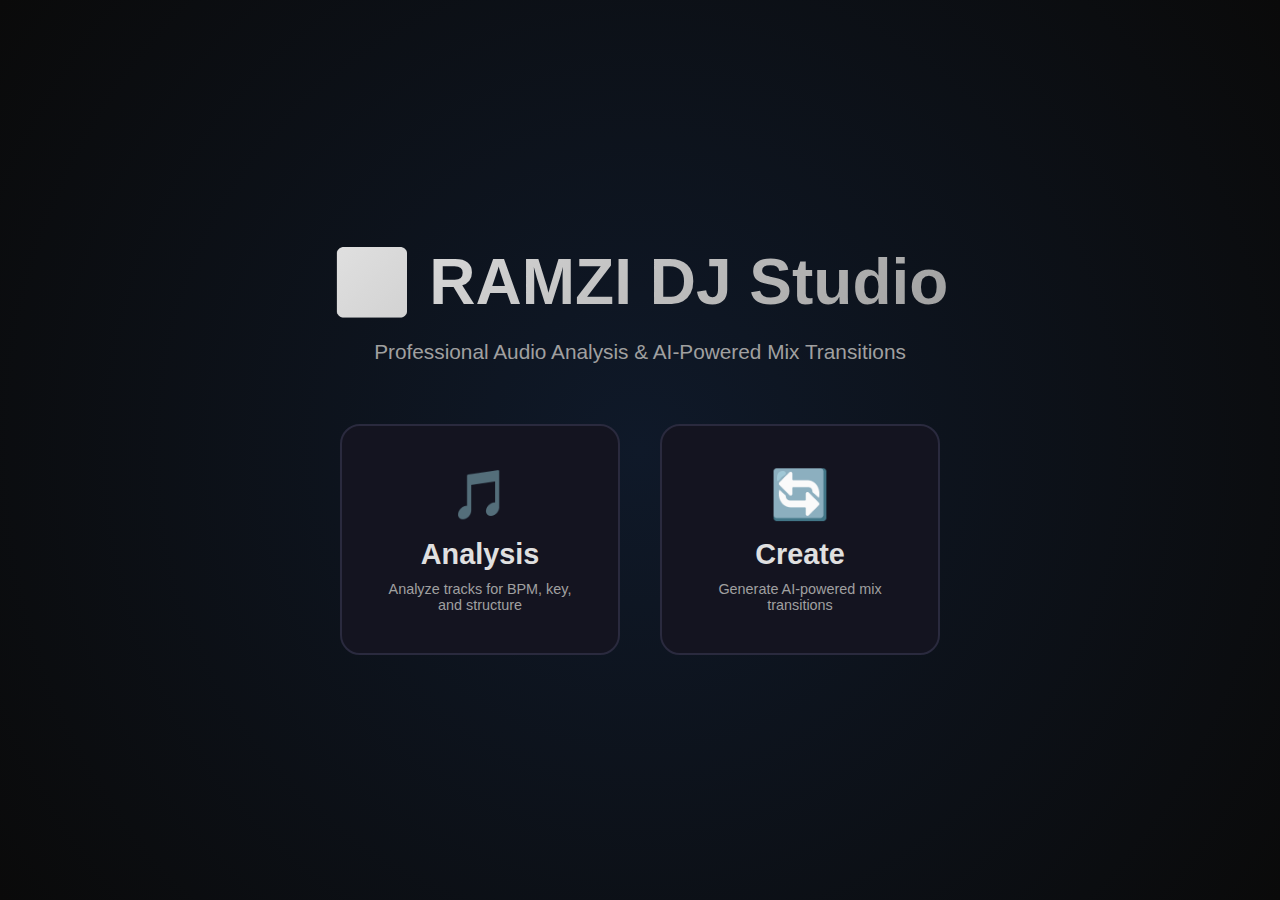
<file: src/index.html>
<!DOCTYPE html>
<html lang="en">
<head>
    <meta charset="UTF-8">
    <meta name="viewport" content="width=device-width, initial-scale=1.0">
    <title>RAMZI DJ Studio</title>
    <link rel="stylesheet" href="styles.css">
</head>
<body>
    <div class="landing-container">
        <div class="landing-content">
            <h1 class="landing-title">🎛️ RAMZI DJ Studio</h1>
            <p class="landing-subtitle">Professional Audio Analysis & AI-Powered Mix Transitions</p>
            
            <div class="landing-buttons">
                <a href="analysis.html" class="landing-btn">
                    <span class="btn-icon">🎵</span>
                    <span class="btn-text">Analysis</span>
                    <span class="btn-description">Analyze tracks for BPM, key, and structure</span>
                </a>
                
                <a href="transition.html" class="landing-btn">
                    <span class="btn-icon">🔄</span>
                    <span class="btn-text">Create</span>
                    <span class="btn-description">Generate AI-powered mix transitions</span>
                </a>
            </div>
        </div>
    </div>
</body>
</html>
</file>
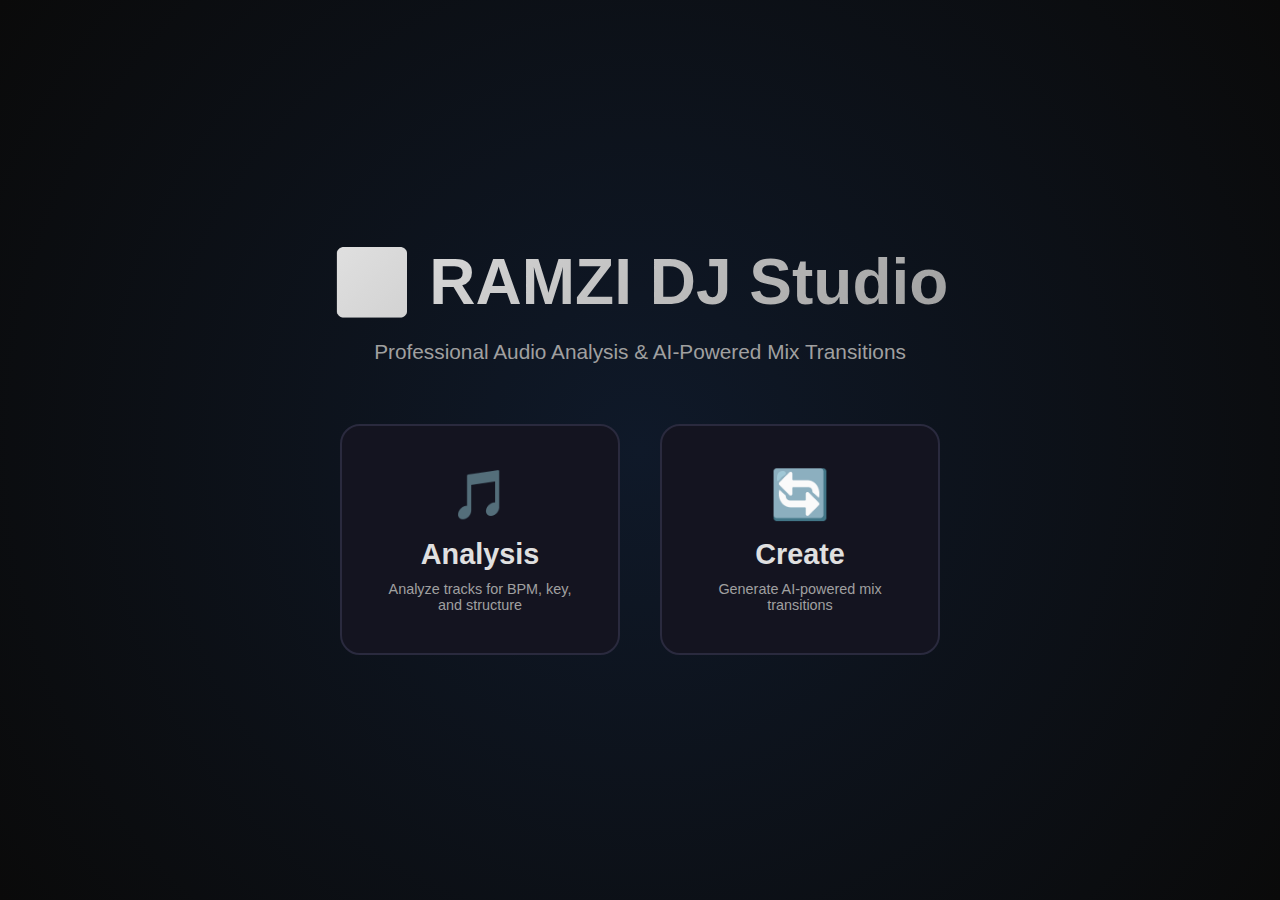
<file: static/demo/index.html>
<!DOCTYPE html>
<html lang="en">
  <head>
    <meta charset="UTF-8" />
    <meta name="viewport" content="width=device-width, initial-scale=1.0" />
    <title>RAMZI DJ Studio</title>
    <link rel="stylesheet" href="styles.css" />
  </head>
  <body>
    <div class="landing-container">
      <div class="landing-content">
        <h1 class="landing-title">🎛️ RAMZI DJ Studio</h1>
        <p class="landing-subtitle">
          Professional Audio Analysis & AI-Powered Mix Transitions
        </p>

        <div class="landing-buttons">
          <a href="analysis.html" class="landing-btn">
            <span class="btn-icon">🎵</span>
            <span class="btn-text">Analysis</span>
            <span class="btn-description"
              >Analyze tracks for BPM, key, and structure</span
            >
          </a>

          <a href="transition.html" class="landing-btn">
            <span class="btn-icon">🔄</span>
            <span class="btn-text">Create</span>
            <span class="btn-description"
              >Generate AI-powered mix transitions</span
            >
          </a>
        </div>
      </div>
    </div>
  </body>
</html>
</file>
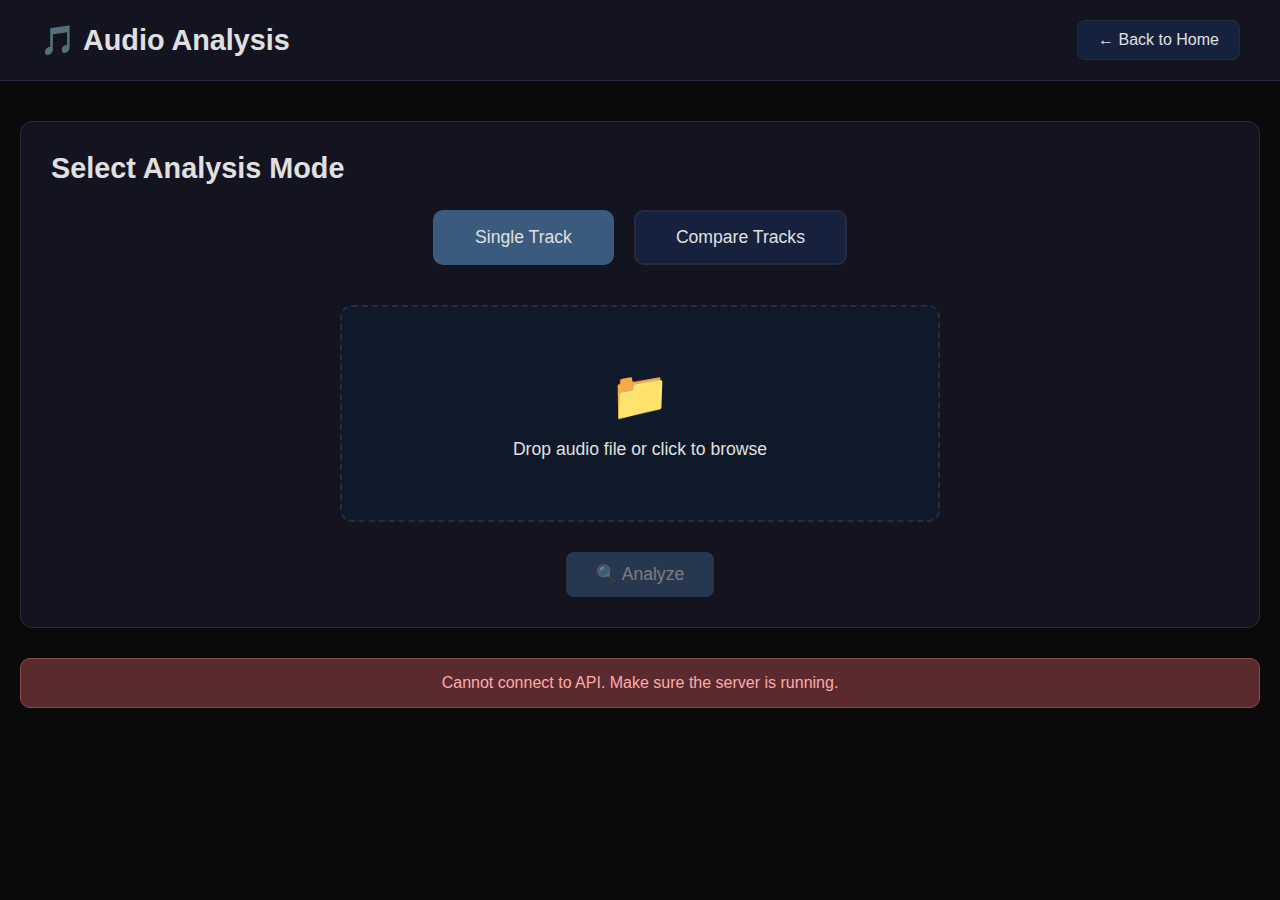
<file: analysis.html>
<!DOCTYPE html>
<html lang="en">
<head>
    <meta charset="UTF-8">
    <meta name="viewport" content="width=device-width, initial-scale=1.0">
    <title>Audio Analysis - RAMZI DJ Studio</title>
    <link rel="stylesheet" href="styles.css">
</head>
<body>
    <header class="header">
        <h1 class="header-title">🎵 Audio Analysis</h1>
        <a href="index.html" class="nav-back">← Back to Home</a>
    </header>

    <div class="main-container">
        <div class="section">
            <h2>Select Analysis Mode</h2>
            
            <div class="mode-selector">
                <button class="mode-btn active" onclick="setAnalysisMode('single')">Single Track</button>
                <button class="mode-btn" onclick="setAnalysisMode('compare')">Compare Tracks</button>
            </div>

            <!-- Single Track Upload -->
            <div id="singleTrackMode" class="upload-container single">
                <div class="upload-box">
                    <label class="upload-area" for="singleTrackInput">
                        <span class="upload-icon">📁</span>
                        <span class="upload-text">Drop audio file or click to browse</span>
                    </label>
                    <input type="file" id="singleTrackInput" class="file-input" accept="audio/*">
                    <div class="file-info" id="singleFileInfo">
                        <p><strong>File:</strong> <span class="filename"></span></p>
                        <p><strong>Size:</strong> <span class="filesize"></span></p>
                        <p><strong>Type:</strong> <span class="filetype"></span></p>
                    </div>
                </div>
            </div>

            <!-- Compare Tracks Upload -->
            <div id="compareTracksMode" class="upload-container dual" style="display: none;">
                <div class="upload-box">
                    <h3>Track A</h3>
                    <label class="upload-area" for="compareTrackA">
                        <span class="upload-icon">📁</span>
                        <span class="upload-text">Drop Track A</span>
                    </label>
                    <input type="file" id="compareTrackA" class="file-input" accept="audio/*">
                    <div class="file-info" id="trackAInfo">
                        <p><strong>File:</strong> <span class="filename"></span></p>
                        <p><strong>Size:</strong> <span class="filesize"></span></p>
                    </div>
                </div>
                
                <div class="upload-box">
                    <h3>Track B</h3>
                    <label class="upload-area" for="compareTrackB">
                        <span class="upload-icon">📁</span>
                        <span class="upload-text">Drop Track B</span>
                    </label>
                    <input type="file" id="compareTrackB" class="file-input" accept="audio/*">
                    <div class="file-info" id="trackBInfo">
                        <p><strong>File:</strong> <span class="filename"></span></p>
                        <p><strong>Size:</strong> <span class="filesize"></span></p>
                    </div>
                </div>
            </div>

            <div class="center-btn">
                <button class="btn btn-primary" id="analyzeBtn" disabled onclick="startAnalysis()">
                    🔍 Analyze
                </button>
            </div>
        </div>

        <!-- Progress Section -->
        <div class="progress-section" id="progressSection">
            <h3>Analyzing Audio...</h3>
            <div class="progress-bar">
                <div class="progress-fill" id="progressFill"></div>
            </div>
            <p class="status-text" id="statusText">Extracting audio features...</p>
        </div>

        <!-- Single Track Results -->
        <div id="singleTrackResults" style="display: none;">
            <div class="section">
                <h2>Analysis Results</h2>
                
                <div class="waveform-container">
                    <canvas id="analysisWaveform" class="waveform-canvas"></canvas>
                    <div id="analysisPlayhead" class="playhead" style="left: 0;"></div>
                </div>

                <div class="controls">
                    <button class="btn" id="playBtn" onclick="togglePlayback()">▶️ Play</button>
                    <button class="btn" onclick="stopPlayback()">⏹️ Stop</button>
                    <span class="time-display" id="timeDisplay">00:00 / 00:00</span>
                </div>

                <h3>Track Properties</h3>
                <div class="track-info" id="trackInfo"></div>

                <h3>Song Structure</h3>
                <div class="segments-grid" id="segmentsGrid"></div>
            </div>
        </div>

        <!-- Compare Results -->
        <div id="compareResults" style="display: none;">
            <div class="section">
                <h2>Track A Analysis</h2>
                <div class="waveform-container">
                    <canvas id="waveformA" class="waveform-canvas"></canvas>
                    <div id="playheadA" class="playhead" style="left: 0;"></div>
                </div>
                <div class="controls">
                    <button class="btn" onclick="togglePlaybackTrack('A')">▶️ Play</button>
                    <button class="btn" onclick="stopPlaybackTrack('A')">⏹️ Stop</button>
                </div>
                <div class="track-info" id="trackInfoA"></div>
            </div>

            <div class="section">
                <h2>Track B Analysis</h2>
                <div class="waveform-container">
                    <canvas id="waveformB" class="waveform-canvas"></canvas>
                    <div id="playheadB" class="playhead" style="left: 0;"></div>
                </div>
                <div class="controls">
                    <button class="btn" onclick="togglePlaybackTrack('B')">▶️ Play</button>
                    <button class="btn" onclick="stopPlaybackTrack('B')">⏹️ Stop</button>
                </div>
                <div class="track-info" id="trackInfoB"></div>
            </div>

            <div class="section">
                <h2>Compatibility Analysis</h2>
                <div class="track-info" id="compatibilityInfo"></div>
            </div>
        </div>

        <!-- Messages -->
        <div class="error-message message" id="errorMessage"></div>
        <div class="success-message message" id="successMessage"></div>
    </div>

    <script src="analysis.js"></script>
</body>
</html>
</file>
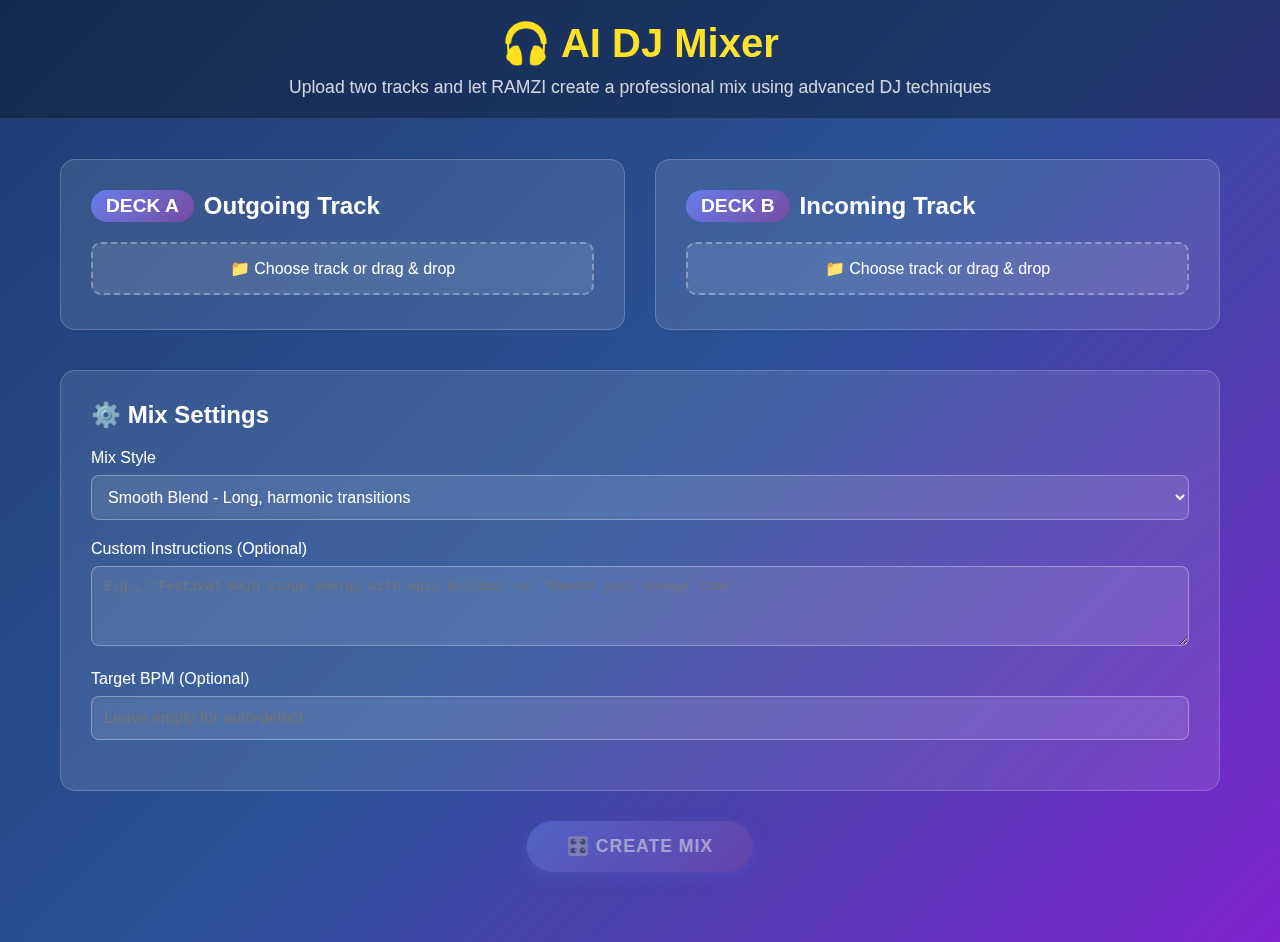
<file: site.html>
<!DOCTYPE html>
<html lang="en">
<head>
    <meta charset="UTF-8">
    <meta name="viewport" content="width=device-width, initial-scale=1.0">
    <title>AI DJ Mixer - Create Professional Mixes</title>
    <style>
        * {
            margin: 0;
            padding: 0;
            box-sizing: border-box;
        }

        body {
            font-family: -apple-system, BlinkMacSystemFont, 'Segoe UI', Roboto, sans-serif;
            background: linear-gradient(135deg, #1e3c72 0%, #2a5298 50%, #7e22ce 100%);
            min-height: 100vh;
            color: white;
            display: flex;
            flex-direction: column;
        }

        .header {
            background: rgba(0, 0, 0, 0.3);
            backdrop-filter: blur(10px);
            padding: 20px 0;
            text-align: center;
            border-bottom: 1px solid rgba(255, 255, 255, 0.1);
        }

        .header h1 {
            font-size: 2.5em;
            margin-bottom: 10px;
            background: linear-gradient(to right, #ffd700, #ffed4e);
            -webkit-background-clip: text;
            -webkit-text-fill-color: transparent;
            background-clip: text;
        }

        .header p {
            opacity: 0.8;
            font-size: 1.1em;
        }

        .container {
            flex: 1;
            max-width: 1200px;
            margin: 0 auto;
            padding: 40px 20px;
            width: 100%;
        }

        .upload-section {
            display: grid;
            grid-template-columns: 1fr 1fr;
            gap: 30px;
            margin-bottom: 40px;
        }

        @media (max-width: 768px) {
            .upload-section {
                grid-template-columns: 1fr;
            }
        }

        .upload-card {
            background: rgba(255, 255, 255, 0.1);
            backdrop-filter: blur(10px);
            border-radius: 15px;
            padding: 30px;
            border: 1px solid rgba(255, 255, 255, 0.2);
            transition: transform 0.3s ease, box-shadow 0.3s ease;
        }

        .upload-card:hover {
            transform: translateY(-5px);
            box-shadow: 0 10px 30px rgba(0, 0, 0, 0.3);
        }

        .upload-card h2 {
            margin-bottom: 20px;
            font-size: 1.5em;
            display: flex;
            align-items: center;
            gap: 10px;
        }

        .deck-label {
            background: linear-gradient(135deg, #667eea 0%, #764ba2 100%);
            padding: 5px 15px;
            border-radius: 20px;
            font-size: 0.8em;
        }

        .file-input-wrapper {
            position: relative;
            overflow: hidden;
            display: inline-block;
            width: 100%;
        }

        .file-input-wrapper input[type=file] {
            position: absolute;
            left: -9999px;
        }

        .file-input-label {
            display: block;
            padding: 15px;
            background: rgba(255, 255, 255, 0.1);
            border: 2px dashed rgba(255, 255, 255, 0.3);
            border-radius: 10px;
            text-align: center;
            cursor: pointer;
            transition: all 0.3s ease;
        }

        .file-input-label:hover {
            background: rgba(255, 255, 255, 0.2);
            border-color: rgba(255, 255, 255, 0.5);
        }

        .file-input-label.has-file {
            border-style: solid;
            background: rgba(76, 175, 80, 0.2);
            border-color: rgba(76, 175, 80, 0.5);
        }

        .file-info {
            margin-top: 15px;
            padding: 15px;
            background: rgba(0, 0, 0, 0.2);
            border-radius: 8px;
            display: none;
        }

        .file-info.show {
            display: block;
        }

        .file-info p {
            margin: 5px 0;
            font-size: 0.9em;
            opacity: 0.9;
        }

        .mix-settings {
            background: rgba(255, 255, 255, 0.1);
            backdrop-filter: blur(10px);
            border-radius: 15px;
            padding: 30px;
            margin-bottom: 30px;
            border: 1px solid rgba(255, 255, 255, 0.2);
        }

        .mix-settings h2 {
            margin-bottom: 20px;
            font-size: 1.5em;
        }

        .setting-group {
            margin-bottom: 20px;
        }

        .setting-group label {
            display: block;
            margin-bottom: 8px;
            font-weight: 500;
        }

        .setting-group select,
        .setting-group textarea {
            width: 100%;
            padding: 12px;
            background: rgba(255, 255, 255, 0.1);
            border: 1px solid rgba(255, 255, 255, 0.3);
            border-radius: 8px;
            color: white;
            font-size: 1em;
        }

        .setting-group select option {
            background: #2a5298;
        }

        .setting-group textarea {
            resize: vertical;
            min-height: 80px;
        }

        .action-buttons {
            display: flex;
            gap: 20px;
            justify-content: center;
            margin-bottom: 30px;
        }

        .btn {
            padding: 15px 40px;
            font-size: 1.1em;
            font-weight: 600;
            border: none;
            border-radius: 50px;
            cursor: pointer;
            transition: all 0.3s ease;
            text-transform: uppercase;
            letter-spacing: 1px;
        }

        .btn-primary {
            background: linear-gradient(135deg, #667eea 0%, #764ba2 100%);
            color: white;
            box-shadow: 0 4px 15px rgba(102, 126, 234, 0.4);
        }

        .btn-primary:hover:not(:disabled) {
            transform: translateY(-2px);
            box-shadow: 0 6px 20px rgba(102, 126, 234, 0.6);
        }

        .btn-primary:disabled {
            opacity: 0.5;
            cursor: not-allowed;
        }

        .progress-section {
            background: rgba(255, 255, 255, 0.1);
            backdrop-filter: blur(10px);
            border-radius: 15px;
            padding: 30px;
            margin-bottom: 30px;
            border: 1px solid rgba(255, 255, 255, 0.2);
            display: none;
        }

        .progress-section.show {
            display: block;
        }

        .progress-step {
            margin-bottom: 20px;
            opacity: 0.5;
            transition: opacity 0.3s ease;
        }

        .progress-step.active {
            opacity: 1;
        }

        .progress-step.complete {
            opacity: 0.8;
        }

        .progress-step h3 {
            display: flex;
            align-items: center;
            gap: 10px;
            margin-bottom: 10px;
        }

        .step-icon {
            width: 30px;
            height: 30px;
            border-radius: 50%;
            background: rgba(255, 255, 255, 0.2);
            display: flex;
            align-items: center;
            justify-content: center;
            font-weight: bold;
        }

        .step-icon.complete {
            background: #4caf50;
        }

        .step-icon.active {
            background: #ff9800;
            animation: pulse 2s infinite;
        }

        @keyframes pulse {
            0% { box-shadow: 0 0 0 0 rgba(255, 152, 0, 0.7); }
            70% { box-shadow: 0 0 0 10px rgba(255, 152, 0, 0); }
            100% { box-shadow: 0 0 0 0 rgba(255, 152, 0, 0); }
        }

        .progress-bar {
            width: 100%;
            height: 8px;
            background: rgba(255, 255, 255, 0.2);
            border-radius: 4px;
            overflow: hidden;
            margin-top: 10px;
        }

        .progress-fill {
            height: 100%;
            background: linear-gradient(90deg, #4caf50, #8bc34a);
            width: 0%;
            transition: width 0.3s ease;
        }

        .result-section {
            background: rgba(255, 255, 255, 0.1);
            backdrop-filter: blur(10px);
            border-radius: 15px;
            padding: 30px;
            border: 1px solid rgba(255, 255, 255, 0.2);
            display: none;
            text-align: center;
        }

        .result-section.show {
            display: block;
        }

        .result-section h2 {
            margin-bottom: 20px;
            font-size: 2em;
            color: #4caf50;
        }

        .mix-description {
            background: rgba(0, 0, 0, 0.2);
            padding: 20px;
            border-radius: 10px;
            margin-bottom: 20px;
            font-style: italic;
        }

        .technique-list {
            display: flex;
            flex-wrap: wrap;
            gap: 10px;
            justify-content: center;
            margin-bottom: 20px;
        }

        .technique-tag {
            background: rgba(102, 126, 234, 0.3);
            padding: 8px 16px;
            border-radius: 20px;
            font-size: 0.9em;
        }

        .download-btn {
            background: linear-gradient(135deg, #4caf50 0%, #8bc34a 100%);
            color: white;
            padding: 20px 60px;
            font-size: 1.2em;
            margin: 10px;
        }

        .download-btn:hover {
            transform: translateY(-2px);
            box-shadow: 0 6px 20px rgba(76, 175, 80, 0.6);
        }

        .analysis-section {
            margin-top: 40px;
            text-align: left;
        }

        .analysis-tabs {
            display: flex;
            gap: 10px;
            margin-bottom: 20px;
            border-bottom: 2px solid rgba(255, 255, 255, 0.2);
        }

        .analysis-tab {
            padding: 10px 20px;
            background: none;
            border: none;
            color: white;
            cursor: pointer;
            font-size: 1em;
            transition: all 0.3s ease;
            border-bottom: 3px solid transparent;
        }

        .analysis-tab:hover {
            background: rgba(255, 255, 255, 0.1);
        }

        .analysis-tab.active {
            border-bottom-color: #4caf50;
            background: rgba(255, 255, 255, 0.1);
        }

        .analysis-content {
            display: none;
            animation: fadeIn 0.3s ease;
        }

        .analysis-content.active {
            display: block;
        }

        @keyframes fadeIn {
            from { opacity: 0; transform: translateY(10px); }
            to { opacity: 1; transform: translateY(0); }
        }

        .visualization-image {
            width: 100%;
            max-width: 100%;
            height: auto;
            border-radius: 10px;
            margin-bottom: 20px;
            box-shadow: 0 4px 20px rgba(0, 0, 0, 0.3);
        }

        .track-comparison {
            display: grid;
            grid-template-columns: 1fr 1fr;
            gap: 20px;
            margin-bottom: 20px;
        }

        .track-info {
            background: rgba(0, 0, 0, 0.2);
            padding: 20px;
            border-radius: 10px;
        }

        .track-info h4 {
            margin-bottom: 15px;
            color: #4caf50;
        }

        .track-info p {
            margin: 8px 0;
            display: flex;
            justify-content: space-between;
        }

        .track-info span {
            font-weight: bold;
        }

        .mix-stats {
            background: rgba(0, 0, 0, 0.2);
            padding: 20px;
            border-radius: 10px;
            margin-bottom: 20px;
        }

        .mix-stats h4 {
            margin-bottom: 15px;
            color: #ffd700;
        }

        .stats-grid {
            display: grid;
            grid-template-columns: repeat(auto-fit, minmax(150px, 1fr));
            gap: 15px;
        }

        .stat-item {
            text-align: center;
        }

        .stat-value {
            font-size: 2em;
            font-weight: bold;
            color: #4caf50;
        }

        .stat-label {
            font-size: 0.9em;
            opacity: 0.8;
        }

        .error-message {
            background: rgba(244, 67, 54, 0.2);
            border: 1px solid rgba(244, 67, 54, 0.5);
            padding: 15px;
            border-radius: 8px;
            margin-bottom: 20px;
            display: none;
        }

        .error-message.show {
            display: block;
        }

        .loading-spinner {
            display: inline-block;
            width: 20px;
            height: 20px;
            border: 3px solid rgba(255, 255, 255, 0.3);
            border-radius: 50%;
            border-top-color: white;
            animation: spin 1s ease-in-out infinite;
        }

        @keyframes spin {
            to { transform: rotate(360deg); }
        }

        .audio-player {
            width: 100%;
            margin-top: 20px;
        }

        audio {
            width: 100%;
            margin-top: 10px;
        }
    </style>
</head>
<body>
    <div class="header">
        <h1>🎧 AI DJ Mixer</h1>
        <p>Upload two tracks and let RAMZI create a professional mix using advanced DJ techniques</p>
    </div>

    <div class="container">
        <!-- Upload Section -->
        <div class="upload-section">
            <div class="upload-card">
                <h2><span class="deck-label">DECK A</span> Outgoing Track</h2>
                <div class="file-input-wrapper">
                    <input type="file" id="trackA" accept="audio/*" />
                    <label for="trackA" class="file-input-label">
                        <span class="upload-text">📁 Choose track or drag & drop</span>
                    </label>
                </div>
                <div class="file-info" id="trackAInfo">
                    <p><strong>File:</strong> <span class="filename"></span></p>
                    <p><strong>Size:</strong> <span class="filesize"></span></p>
                    <p><strong>Type:</strong> <span class="filetype"></span></p>
                </div>
            </div>

            <div class="upload-card">
                <h2><span class="deck-label">DECK B</span> Incoming Track</h2>
                <div class="file-input-wrapper">
                    <input type="file" id="trackB" accept="audio/*" />
                    <label for="trackB" class="file-input-label">
                        <span class="upload-text">📁 Choose track or drag & drop</span>
                    </label>
                </div>
                <div class="file-info" id="trackBInfo">
                    <p><strong>File:</strong> <span class="filename"></span></p>
                    <p><strong>Size:</strong> <span class="filesize"></span></p>
                    <p><strong>Type:</strong> <span class="filetype"></span></p>
                </div>
            </div>
        </div>

        <!-- Mix Settings -->
        <div class="mix-settings">
            <h2>⚙️ Mix Settings</h2>
            <div class="setting-group">
                <label for="mixStyle">Mix Style</label>
                <select id="mixStyle">
                    <option value="blend">Smooth Blend - Long, harmonic transitions</option>
                    <option value="cut">Quick Cut - Hip-hop style with transforms</option>
                    <option value="creative">Creative - Advanced techniques showcase</option>
                    <option value="harmonic">Harmonic - Key-focused mixing</option>
                    <option value="buildup">Buildup - Tension and release</option>
                    <option value="mashup">Mashup - Creative layering</option>
                </select>
            </div>
            <div class="setting-group">
                <label for="userPrompt">Custom Instructions (Optional)</label>
                <textarea id="userPrompt" placeholder="E.g., 'Festival main stage energy with epic buildup' or 'Smooth jazz lounge vibe'"></textarea>
            </div>
            <div class="setting-group">
                <label for="targetBPM">Target BPM (Optional)</label>
                <input type="number" id="targetBPM" min="60" max="200" placeholder="Leave empty for auto-detect" 
                       style="width: 100%; padding: 12px; background: rgba(255, 255, 255, 0.1); 
                              border: 1px solid rgba(255, 255, 255, 0.3); border-radius: 8px; 
                              color: white; font-size: 1em;">
            </div>
        </div>

        <!-- Action Buttons -->
        <div class="action-buttons">
            <button class="btn btn-primary" id="createMixBtn" disabled>
                🎛️ Create Mix
            </button>
        </div>

        <!-- Error Message -->
        <div class="error-message" id="errorMessage"></div>

        <!-- Progress Section -->
        <div class="progress-section" id="progressSection">
            <h2>🎵 Creating Your Mix...</h2>
            
            <div class="progress-step" id="step1">
                <h3><span class="step-icon">1</span> Analyzing Track A</h3>
                <p>Extracting BPM, key, structure, and beats...</p>
                <div class="progress-bar"><div class="progress-fill"></div></div>
            </div>

            <div class="progress-step" id="step2">
                <h3><span class="step-icon">2</span> Analyzing Track B</h3>
                <p>Extracting BPM, key, structure, and beats...</p>
                <div class="progress-bar"><div class="progress-fill"></div></div>
            </div>

            <div class="progress-step" id="step3">
                <h3><span class="step-icon">3</span> AI Mix Planning</h3>
                <p>RAMZI is creating the perfect transition strategy...</p>
                <div class="progress-bar"><div class="progress-fill"></div></div>
            </div>

            <div class="progress-step" id="step4">
                <h3><span class="step-icon">4</span> Rendering Audio</h3>
                <p>Applying effects and creating the final mix...</p>
                <div class="progress-bar"><div class="progress-fill"></div></div>
            </div>
        </div>

        <!-- Result Section -->
        <div class="result-section" id="resultSection">
            <h2>✅ Mix Complete!</h2>
            
            <div class="mix-description" id="mixDescription"></div>
            
            <div class="technique-list" id="techniqueList"></div>

            <div class="audio-player">
                <h3>🎧 Preview Your Mix</h3>
                <audio controls id="audioPlayer"></audio>
            </div>

            <div class="action-buttons">
                <button class="btn download-btn" id="downloadMixBtn">
                    ⬇️ Download Mix
                </button>
                <button class="btn download-btn" id="downloadScriptBtn" style="background: linear-gradient(135deg, #2196F3 0%, #64B5F6 100%);">
                    📄 Download Mix Script
                </button>
            </div>

            <!-- Analysis Section -->
            <div class="analysis-section">
                <h3>📊 Mix Analysis & Visualization</h3>
                
                <!-- Track Comparison -->
                <div class="track-comparison">
                    <div class="track-info">
                        <h4>🎵 Track A</h4>
                        <p>Name: <span id="trackAName">-</span></p>
                        <p>BPM: <span id="trackABpm">-</span></p>
                        <p>Key: <span id="trackAKey">-</span></p>
                        <p>Energy: <span id="trackAEnergy">-</span></p>
                    </div>
                    <div class="track-info">
                        <h4>🎵 Track B</h4>
                        <p>Name: <span id="trackBName">-</span></p>
                        <p>BPM: <span id="trackBBpm">-</span></p>
                        <p>Key: <span id="trackBKey">-</span></p>
                        <p>Energy: <span id="trackBEnergy">-</span></p>
                    </div>
                </div>

                <!-- Mix Stats -->
                <div class="mix-stats">
                    <h4>🎛️ Mix Statistics</h4>
                    <div class="stats-grid">
                        <div class="stat-item">
                            <div class="stat-value" id="mixDuration">-</div>
                            <div class="stat-label">Duration</div>
                        </div>
                        <div class="stat-item">
                            <div class="stat-value" id="mixBpm">-</div>
                            <div class="stat-label">Average BPM</div>
                        </div>
                        <div class="stat-item">
                            <div class="stat-value" id="mixEnergy">-</div>
                            <div class="stat-label">Energy</div>
                        </div>
                        <div class="stat-item">
                            <div class="stat-value" id="mixKeyMatch">-</div>
                            <div class="stat-label">Key Match %</div>
                        </div>
                    </div>
                </div>
            </div>

            <button class="btn btn-primary" onclick="location.reload()">
                🔄 Create Another Mix
            </button>
        </div>
    </div>

    <script>
        // File input handling
        const trackAInput = document.getElementById('trackA');
        const trackBInput = document.getElementById('trackB');
        const trackAInfo = document.getElementById('trackAInfo');
        const trackBInfo = document.getElementById('trackBInfo');
        const createMixBtn = document.getElementById('createMixBtn');
        const progressSection = document.getElementById('progressSection');
        const resultSection = document.getElementById('resultSection');
        const errorMessage = document.getElementById('errorMessage');

        let trackAFile = null;
        let trackBFile = null;
        let mixResultData = null;

        function formatFileSize(bytes) {
            if (bytes === 0) return '0 Bytes';
            const k = 1024;
            const sizes = ['Bytes', 'KB', 'MB', 'GB'];
            const i = Math.floor(Math.log(bytes) / Math.log(k));
            return parseFloat((bytes / Math.pow(k, i)).toFixed(2)) + ' ' + sizes[i];
        }

        function handleFileSelect(input, infoDiv, deckLetter) {
            const file = input.files[0];
            if (file) {
                const label = input.nextElementSibling;
                label.classList.add('has-file');
                label.querySelector('.upload-text').textContent = `✅ ${file.name}`;
                
                infoDiv.querySelector('.filename').textContent = file.name;
                infoDiv.querySelector('.filesize').textContent = formatFileSize(file.size);
                infoDiv.querySelector('.filetype').textContent = file.type || 'Unknown';
                infoDiv.classList.add('show');

                if (deckLetter === 'A') {
                    trackAFile = file;
                } else {
                    trackBFile = file;
                }

                // Enable create button if both files selected
                if (trackAFile && trackBFile) {
                    createMixBtn.disabled = false;
                }
            }
        }

        trackAInput.addEventListener('change', () => handleFileSelect(trackAInput, trackAInfo, 'A'));
        trackBInput.addEventListener('change', () => handleFileSelect(trackBInput, trackBInfo, 'B'));

        // Drag and drop
        document.querySelectorAll('.file-input-label').forEach(label => {
            label.addEventListener('dragover', (e) => {
                e.preventDefault();
                label.style.background = 'rgba(255, 255, 255, 0.3)';
            });

            label.addEventListener('dragleave', () => {
                label.style.background = '';
            });

            label.addEventListener('drop', (e) => {
                e.preventDefault();
                label.style.background = '';
                const input = label.previousElementSibling;
                if (e.dataTransfer.files.length > 0) {
                    input.files = e.dataTransfer.files;
                    input.dispatchEvent(new Event('change'));
                }
            });
        });

        // Progress management
        function updateProgress(stepId, progress) {
            const step = document.getElementById(stepId);
            step.classList.add('active');
            const progressFill = step.querySelector('.progress-fill');
            if (progressFill) {
                progressFill.style.width = `${progress}%`;
            }
            
            if (progress >= 100) {
                step.classList.remove('active');
                step.classList.add('complete');
                step.querySelector('.step-icon').classList.add('complete');
                step.querySelector('.step-icon').textContent = '✓';
            }
        }

        function showError(message) {
            errorMessage.textContent = message;
            errorMessage.classList.add('show');
            setTimeout(() => {
                errorMessage.classList.remove('show');
            }, 5000);
        }

        // Create mix
        createMixBtn.addEventListener('click', async () => {
            if (!trackAFile || !trackBFile) {
                showError('Please select both tracks');
                return;
            }

            createMixBtn.disabled = true;
            progressSection.classList.add('show');
            resultSection.classList.remove('show');

            const formData = new FormData();
            formData.append('trackA', trackAFile);
            formData.append('trackB', trackBFile);
            formData.append('mixStyle', document.getElementById('mixStyle').value);
            formData.append('userPrompt', document.getElementById('userPrompt').value || '');
            
            const targetBPM = document.getElementById('targetBPM').value;
            if (targetBPM) {
                formData.append('targetBPM', targetBPM);
            }

            try {
                // Create EventSource for progress updates
                const response = await fetch('/api/create-mix', {
                    method: 'POST',
                    body: formData
                });

                if (!response.ok) {
                    throw new Error(`Server error: ${response.statusText}`);
                }

                // Read the response as JSON
                const result = await response.json();
                
                if (result.error) {
                    throw new Error(result.error);
                }

                // Simulate progress for demo (in real implementation, use SSE or WebSocket)
                updateProgress('step1', 100);
                setTimeout(() => updateProgress('step2', 100), 500);
                setTimeout(() => updateProgress('step3', 100), 1000);
                setTimeout(() => updateProgress('step4', 100), 1500);

                // Show results
                setTimeout(() => {
                    mixResultData = result;
                    showResults(result);
                }, 2000);

            } catch (error) {
                showError(`Error creating mix: ${error.message}`);
                progressSection.classList.remove('show');
                createMixBtn.disabled = false;
            }
        });

        function showResults(result) {
            progressSection.classList.remove('show');
            resultSection.classList.add('show');

            // Set description
            document.getElementById('mixDescription').textContent = result.description || 'Your mix is ready!';

            // Set techniques
            const techniqueList = document.getElementById('techniqueList');
            techniqueList.innerHTML = '';
            if (result.techniques && result.techniques.length > 0) {
                result.techniques.forEach(technique => {
                    const tag = document.createElement('div');
                    tag.className = 'technique-tag';
                    tag.textContent = technique;
                    techniqueList.appendChild(tag);
                });
            }

            // Set audio player
            if (result.audioUrl) {
                document.getElementById('audioPlayer').src = result.audioUrl;
            }

            // Populate analysis section if data is available
            if (result.trackA) {
                document.getElementById('trackAName').textContent = result.trackA.name || '-';
                document.getElementById('trackABpm').textContent = result.trackA.bpm || '-';
                document.getElementById('trackAKey').textContent = result.trackA.key || '-';
                document.getElementById('trackAEnergy').textContent = result.trackA.energy || '-';
            }
            if (result.trackB) {
                document.getElementById('trackBName').textContent = result.trackB.name || '-';
                document.getElementById('trackBBpm').textContent = result.trackB.bpm || '-';
                document.getElementById('trackBKey').textContent = result.trackB.key || '-';
                document.getElementById('trackBEnergy').textContent = result.trackB.energy || '-';
            }
            if (result.stats) {
                document.getElementById('mixDuration').textContent = result.stats.duration || '-';
                document.getElementById('mixBpm').textContent = result.stats.averageBpm || '-';
                document.getElementById('mixEnergy').textContent = result.stats.energy || '-';
                document.getElementById('mixKeyMatch').textContent = result.stats.keyMatch || '-';
            }

            // Set download handlers
            document.getElementById('downloadMixBtn').onclick = () => {
                window.location.href = result.audioUrl;
            };

            document.getElementById('downloadScriptBtn').onclick = () => {
                window.location.href = result.scriptUrl;
            };
        }

        // Initialize
        createMixBtn.disabled = true;
    </script>
</body>
</html>
</file>
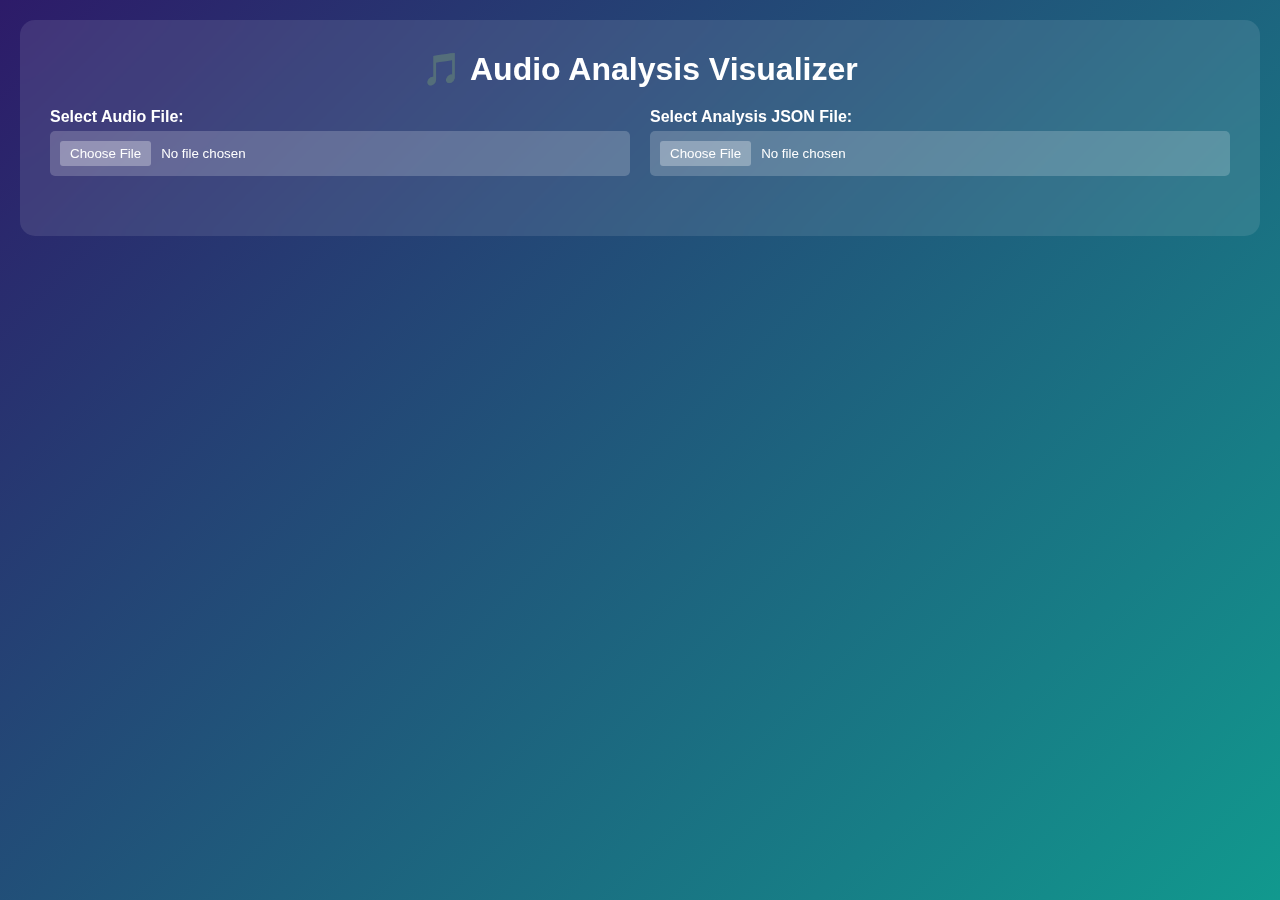
<file: src/audio_visualizer.html>
<!DOCTYPE html>
<html lang="en">
  <head>
    <meta charset="UTF-8" />
    <meta name="viewport" content="width=device-width, initial-scale=1.0" />
    <title>Audio Analysis Visualizer</title>
    <style>
      * {
        margin: 0;
        padding: 0;
        box-sizing: border-box;
      }

      body {
        font-family: "Arial", sans-serif;
        background: linear-gradient(135deg, #2d1b69 0%, #11998e 100%);
        color: white;
        min-height: 100vh;
        padding: 20px;
      }

      .container {
        max-width: 1400px;
        margin: 0 auto;
        background: rgba(255, 255, 255, 0.1);
        border-radius: 15px;
        padding: 30px;
        -webkit-backdrop-filter: blur(10px);
        backdrop-filter: blur(10px);
      }

      .header {
        text-align: center;
        margin-bottom: 20px;
      }

      .lyrics-container {
        background: rgba(255, 255, 255, 0.1);
        border-radius: 10px;
        padding: 20px;
        margin: 20px 0;
        max-height: 200px;
        overflow-y: auto;
      }

      .lyrics-line {
        padding: 5px 0;
        transition: all 0.3s ease;
        opacity: 0.6;
      }

      .lyrics-line.active {
        opacity: 1;
        background: rgba(255, 215, 0, 0.2);
        border-radius: 5px;
        padding: 8px 10px;
        transform: scale(1.02);
      }

      .lyrics-word {
        display: inline-block;
        margin-right: 5px;
        transition: all 0.2s ease;
      }

      .lyrics-word.active {
        color: #ffd700;
        font-weight: bold;
        text-shadow: 0 0 10px rgba(255, 215, 0, 0.5);
      }

      .file-inputs {
        display: flex;
        gap: 20px;
        margin-bottom: 30px;
        flex-wrap: wrap;
      }

      .file-input-group {
        flex: 1;
        min-width: 250px;
      }

      .file-input-group label {
        display: block;
        margin-bottom: 5px;
        font-weight: bold;
      }

      .file-input-group input {
        width: 100%;
        padding: 10px;
        border: none;
        border-radius: 5px;
        background: rgba(255, 255, 255, 0.2);
        color: white;
      }

      .file-input-group input::file-selector-button {
        background: rgba(255, 255, 255, 0.3);
        border: none;
        padding: 5px 10px;
        border-radius: 3px;
        color: white;
        margin-right: 10px;
      }

      .info-panel {
        display: grid;
        grid-template-columns: repeat(auto-fit, minmax(150px, 1fr));
        gap: 20px;
        margin-bottom: 30px;
      }

      .info-card {
        background: rgba(255, 255, 255, 0.15);
        padding: 15px;
        border-radius: 10px;
        text-align: center;
      }

      .info-card h3 {
        font-size: 0.9em;
        margin-bottom: 5px;
        opacity: 0.8;
      }

      .info-card p {
        font-size: 1.2em;
        font-weight: bold;
      }

      .waveform-container {
        position: relative;
        margin-bottom: 20px;
        border-radius: 10px;
        overflow: hidden;
        background: rgba(0, 0, 0, 0.3);
      }

      #waveformCanvas {
        width: 100%;
        height: 200px;
        cursor: pointer;
        display: block;
      }

      .controls {
        display: flex;
        align-items: center;
        justify-content: center;
        gap: 20px;
        margin-bottom: 20px;
      }

      .btn {
        background: rgba(255, 255, 255, 0.2);
        border: none;
        padding: 12px 24px;
        border-radius: 25px;
        color: white;
        cursor: pointer;
        font-size: 16px;
        transition: all 0.3s ease;
      }

      .btn:hover {
        background: rgba(255, 255, 255, 0.3);
        transform: translateY(-2px);
      }

      .btn:disabled {
        opacity: 0.5;
        cursor: not-allowed;
      }

      .time-display {
        font-family: "Courier New", monospace;
        font-size: 18px;
        background: rgba(0, 0, 0, 0.3);
        padding: 8px 15px;
        border-radius: 5px;
      }

      .segments-container {
        margin-top: 20px;
      }

      .segments-grid {
        display: grid;
        grid-template-columns: repeat(auto-fill, minmax(150px, 1fr));
        gap: 10px;
      }

      .segment-btn {
        background: rgba(255, 255, 255, 0.15);
        border: none;
        padding: 12px;
        border-radius: 8px;
        color: white;
        cursor: pointer;
        transition: all 0.3s ease;
        text-align: left;
      }

      .segment-btn:hover {
        background: rgba(255, 255, 255, 0.25);
        transform: translateY(-1px);
      }

      .segment-btn.active {
        background: rgba(255, 215, 0, 0.3);
        border: 2px solid gold;
      }

      .segment-label {
        font-weight: bold;
        text-transform: uppercase;
        font-size: 0.9em;
      }

      .segment-time {
        font-size: 0.8em;
        opacity: 0.8;
        font-family: "Courier New", monospace;
      }

      .loading {
        text-align: center;
        padding: 20px;
        font-size: 18px;
      }

      .error {
        background: rgba(255, 0, 0, 0.2);
        border: 1px solid rgba(255, 0, 0, 0.5);
        padding: 15px;
        border-radius: 8px;
        margin: 10px 0;
      }
    </style>
  </head>
  <body>
    <div class="container">
      <div class="header">
        <h1>🎵 Audio Analysis Visualizer</h1>
      </div>

      <div class="file-inputs">
        <div class="file-input-group">
          <label for="audioFile">Select Audio File:</label>
          <input type="file" id="audioFile" accept="audio/*" />
        </div>
        <div class="file-input-group">
          <label for="jsonFile">Select Analysis JSON File:</label>
          <input type="file" id="jsonFile" accept=".json" />
        </div>
      </div>

      <div id="infoPanel" class="info-panel" style="display: none">
        <!-- Info cards will be populated by JavaScript -->
      </div>

      <div
        class="waveform-container"
        style="display: none"
        id="waveformContainer"
      >
        <canvas id="waveformCanvas"></canvas>
      </div>

      <div class="controls" style="display: none" id="controls">
        <button class="btn" id="playBtn">▶️ Play</button>
        <button class="btn" id="pauseBtn" disabled>⏸️ Pause</button>
        <button class="btn" id="stopBtn" disabled>⏹️ Stop</button>
        <div class="time-display" id="timeDisplay">00:00 / 00:00</div>
      </div>

      <div class="lyrics-container" style="display: none" id="lyricsContainer">
        <h3>🎤 Lyrics</h3>
        <div id="lyricsContent">
          <!-- Lyrics will be populated by JavaScript -->
        </div>
      </div>

      <div
        class="segments-container"
        style="display: none"
        id="segmentsContainer"
      >
        <h3>📍 Song Structure (Click to Jump)</h3>
        <div class="segments-grid" id="segmentsGrid">
          <!-- Segments will be populated by JavaScript -->
        </div>
      </div>

      <div id="loading" class="loading" style="display: none">
        Loading and processing files...
      </div>

      <div id="error" class="error" style="display: none"></div>
    </div>

    <audio id="audioPlayer" style="display: none"></audio>

    <script>
      class AudioVisualizer {
        constructor() {
          this.audioPlayer = document.getElementById("audioPlayer");
          this.canvas = document.getElementById("waveformCanvas");
          this.ctx = this.canvas.getContext("2d");
          this.analysisData = null;
          this.audioBuffer = null;
          this.isPlaying = false;
          this.currentTime = 0;
          this.duration = 0;
          this.animationId = null;
          this.currentSegmentIndex = -1;
          this.currentLyricIndex = -1;

          this.segmentColors = {
            intro: "#87CEEB",
            verse: "#90EE90",
            chorus: "#FFA500",
            breakdown: "#DA70D6",
            outro: "#F08080",
            main: "#D3D3D3",
          };

          this.setupEventListeners();
        }

        setupEventListeners() {
          document
            .getElementById("audioFile")
            .addEventListener("change", (e) => this.handleAudioFile(e));
          document
            .getElementById("jsonFile")
            .addEventListener("change", (e) => this.handleJsonFile(e));
          document
            .getElementById("playBtn")
            .addEventListener("click", () => this.play());
          document
            .getElementById("pauseBtn")
            .addEventListener("click", () => this.pause());
          document
            .getElementById("stopBtn")
            .addEventListener("click", () => this.stop());
          this.canvas.addEventListener("click", (e) =>
            this.handleCanvasClick(e)
          );
          this.audioPlayer.addEventListener("timeupdate", () =>
            this.updateTime()
          );
          this.audioPlayer.addEventListener("loadedmetadata", () =>
            this.onAudioLoaded()
          );
          this.audioPlayer.addEventListener("ended", () => this.onAudioEnded());
        }

        async handleAudioFile(event) {
          const file = event.target.files[0];
          if (!file) return;

          try {
            const url = URL.createObjectURL(file);
            this.audioPlayer.src = url;

            // Load audio buffer for waveform visualization
            const arrayBuffer = await file.arrayBuffer();
            const audioContext = new (window.AudioContext ||
              window.webkitAudioContext)();
            this.audioBuffer = await audioContext.decodeAudioData(arrayBuffer);

            console.log(
              `Audio loaded: ${this.audioBuffer.duration}s, ${this.audioBuffer.sampleRate}Hz`
            );

            if (this.analysisData) {
              this.initializeVisualization();
            }
          } catch (error) {
            this.showError("Error loading audio file: " + error.message);
            console.error("Audio loading error:", error);
          }
        }

        async handleJsonFile(event) {
          const file = event.target.files[0];
          if (!file) return;

          try {
            const text = await file.text();
            this.analysisData = JSON.parse(text);

            if (this.audioBuffer) {
              this.initializeVisualization();
            }
          } catch (error) {
            this.showError("Error loading JSON file: " + error.message);
          }
        }

        initializeVisualization() {
          if (!this.audioBuffer || !this.analysisData) return;

          this.duration = this.audioBuffer.duration;
          this.populateInfoPanel();
          this.populateSegments();
          this.populateLyrics();
          this.showInterface();

          // Setup canvas after interface is shown
          setTimeout(() => {
            this.setupCanvas();
          }, 50);
        }

        setupCanvas() {
          const container = this.canvas.parentElement;

          // Make sure container is visible first
          container.style.display = "block";

          // Use a slight delay to ensure proper layout
          setTimeout(() => {
            const rect = container.getBoundingClientRect();

            // Fallback dimensions if getBoundingClientRect returns 0
            const width = rect.width > 0 ? rect.width : 800;
            const height = 200;

            // Set canvas dimensions
            this.canvas.width = width;
            this.canvas.height = height;
            this.canvas.style.width = width + "px";
            this.canvas.style.height = height + "px";

            console.log(
              `Canvas setup: ${this.canvas.width}x${this.canvas.height}, container rect:`,
              rect
            );

            // Redraw waveform after canvas setup
            this.drawWaveform();
          }, 10);
        }

        drawWaveform() {
          const width = this.canvas.width;
          const height = this.canvas.height;

          console.log(
            `Drawing waveform with canvas dimensions: ${width}x${height}`
          );

          if (width === 0 || height === 0) {
            console.log("Canvas has zero dimensions, skipping draw");
            return;
          }

          this.ctx.clearRect(0, 0, width, height);

          // Draw a test border to ensure canvas is working
          this.ctx.strokeStyle = "rgba(255, 255, 255, 0.3)";
          this.ctx.lineWidth = 1;
          this.ctx.strokeRect(0, 0, width, height);

          // Draw segment backgrounds
          this.drawSegmentBackgrounds(width, height);

          // Draw waveform
          this.drawWaveformData(width, height);

          // Draw beat markers
          this.drawBeatMarkers(width, height);

          // Draw playback position
          if (this.isPlaying || this.currentTime > 0) {
            this.drawPlaybackPosition(width, height);
          }
        }

        drawSegmentBackgrounds(width, height) {
          if (!this.analysisData.structural_analysis) return;

          this.analysisData.structural_analysis.forEach((segment) => {
            const startX = (segment.start / this.duration) * width;
            const endX = (segment.end / this.duration) * width;
            const segmentWidth = endX - startX;

            this.ctx.fillStyle =
              this.segmentColors[segment.label] || this.segmentColors["main"];
            this.ctx.globalAlpha = 0.3;
            this.ctx.fillRect(startX, 0, segmentWidth, height);
            this.ctx.globalAlpha = 1.0;

            // Draw segment label
            this.ctx.fillStyle = "white";
            this.ctx.font = "bold 12px Arial";
            this.ctx.textAlign = "center";
            this.ctx.fillText(
              segment.label.toUpperCase(),
              startX + segmentWidth / 2,
              20
            );
          });
        }

        drawWaveformData(width, height) {
          if (!this.audioBuffer) {
            console.log("No audio buffer available for waveform");
            return;
          }

          const channelData = this.audioBuffer.getChannelData(0);
          const samplesPerPixel = channelData.length / width;

          console.log(
            `Drawing waveform: ${width}x${height}, samples: ${channelData.length}, samplesPerPixel: ${samplesPerPixel}`
          );

          this.ctx.strokeStyle = "rgba(255, 255, 255, 0.8)";
          this.ctx.lineWidth = 0.5;

          // Draw the waveform as vertical lines (more traditional approach)
          for (let x = 0; x < width; x++) {
            const startSample = Math.floor(x * samplesPerPixel);
            const endSample = Math.floor((x + 1) * samplesPerPixel);

            let min = 0,
              max = 0;
            for (let i = startSample; i < endSample; i++) {
              const sample = channelData[i] || 0;
              min = Math.min(min, sample);
              max = Math.max(max, sample);
            }

            // Convert amplitude to pixel coordinates
            const y1 = height / 2 + (min * height) / 2;
            const y2 = height / 2 + (max * height) / 2;

            // Draw vertical line for this x position
            this.ctx.beginPath();
            this.ctx.moveTo(x, y1);
            this.ctx.lineTo(x, y2);
            this.ctx.stroke();
          }

          console.log("Waveform drawing completed");
        }

        drawBeatMarkers(width, height) {
          if (!this.analysisData.beat_grid_seconds) return;

          this.analysisData.beat_grid_seconds.forEach((beatTime, index) => {
            const x = (beatTime / this.duration) * width;

            // Every 4th beat (downbeat) is more prominent
            if (index % 4 === 0) {
              this.ctx.strokeStyle = "rgba(255, 0, 0, 0.8)";
              this.ctx.lineWidth = 2;
              this.ctx.setLineDash([5, 5]);
            } else {
              this.ctx.strokeStyle = "rgba(255, 0, 0, 0.3)";
              this.ctx.lineWidth = 1;
              this.ctx.setLineDash([]);
            }

            this.ctx.beginPath();
            this.ctx.moveTo(x, 0);
            this.ctx.lineTo(x, height);
            this.ctx.stroke();
          });

          this.ctx.setLineDash([]);
        }

        drawPlaybackPosition(width, height) {
          const x = (this.currentTime / this.duration) * width;

          this.ctx.strokeStyle = "#FFD700";
          this.ctx.lineWidth = 3;
          this.ctx.beginPath();
          this.ctx.moveTo(x, 0);
          this.ctx.lineTo(x, height);
          this.ctx.stroke();
        }

        populateInfoPanel() {
          const panel = document.getElementById("infoPanel");
          panel.innerHTML = `
                    <div class="info-card">
                        <h3>BPM</h3>
                        <p>${this.analysisData.bpm}</p>
                    </div>
                    <div class="info-card">
                        <h3>Key</h3>
                        <p>${this.analysisData.key_standard}</p>
                    </div>
                    <div class="info-card">
                        <h3>Camelot</h3>
                        <p>${this.analysisData.key_camelot || "N/A"}</p>
                    </div>
                    <div class="info-card">
                        <h3>Energy</h3>
                        <p>${(
                          parseFloat(this.analysisData.energy_normalized) * 100
                        ).toFixed(1)}%</p>
                    </div>
                    <div class="info-card">
                        <h3>Duration</h3>
                        <p>${this.formatTime(this.duration)}</p>
                    </div>
                `;
        }

        populateSegments() {
          const grid = document.getElementById("segmentsGrid");
          grid.innerHTML = "";

          if (!this.analysisData.structural_analysis) return;

          this.analysisData.structural_analysis.forEach((segment, index) => {
            const btn = document.createElement("button");
            btn.className = "segment-btn";
            btn.innerHTML = `
                          <div class="segment-label">${segment.label}</div>
                          <div class="segment-time">${this.formatTime(
                            segment.start
                          )} - ${this.formatTime(segment.end)}</div>
                      `;
            btn.style.borderLeft = `4px solid ${
              this.segmentColors[segment.label] || this.segmentColors["main"]
            }`;
            btn.addEventListener("click", () =>
              this.seekToSegment(segment.start, index)
            );
            grid.appendChild(btn);
          });
        }

        populateLyrics() {
          const lyricsContent = document.getElementById("lyricsContent");
          lyricsContent.innerHTML = "";

          if (
            !this.analysisData.lyrics_timed ||
            this.analysisData.lyrics_timed.length === 0
          ) {
            lyricsContent.innerHTML = "<p>No lyrics available</p>";
            return;
          }

          // Group words into lines based on timing gaps
          const lines = [];
          let currentLine = [];
          let lastEndTime = 0;

          this.analysisData.lyrics_timed.forEach((word, index) => {
            const gap = word.start - lastEndTime;

            // Start new line if gap is > 1 second or we have 12+ words
            if (gap > 1.0 || currentLine.length >= 12) {
              if (currentLine.length > 0) {
                lines.push(currentLine);
                currentLine = [];
              }
            }

            currentLine.push({ ...word, originalIndex: index });
            lastEndTime = word.end;
          });

          // Add the last line
          if (currentLine.length > 0) {
            lines.push(currentLine);
          }

          // Create DOM elements
          lines.forEach((line, lineIndex) => {
            const lineDiv = document.createElement("div");
            lineDiv.className = "lyrics-line";
            lineDiv.dataset.lineIndex = lineIndex;

            line.forEach((word) => {
              const wordSpan = document.createElement("span");
              wordSpan.className = "lyrics-word";
              wordSpan.textContent = word.word;
              wordSpan.dataset.start = word.start;
              wordSpan.dataset.end = word.end;
              wordSpan.dataset.index = word.originalIndex;

              // Make words clickable to seek
              wordSpan.addEventListener("click", () => {
                this.audioPlayer.currentTime = word.start;
                this.currentTime = word.start;
                this.drawWaveform();
              });

              lineDiv.appendChild(wordSpan);
            });

            lyricsContent.appendChild(lineDiv);
          });
        }

        seekToSegment(time, segmentIndex) {
          this.audioPlayer.currentTime = time;
          this.currentTime = time;
          this.updateActiveSegment(segmentIndex);
          this.drawWaveform();
        }

        updateActiveSegment(segmentIndex) {
          // Remove active class from all segments
          document
            .querySelectorAll(".segment-btn")
            .forEach((btn) => btn.classList.remove("active"));

          // Add active class to current segment
          if (segmentIndex >= 0) {
            document
              .querySelectorAll(".segment-btn")
              [segmentIndex].classList.add("active");
            this.currentSegmentIndex = segmentIndex;
          }
        }

        handleCanvasClick(event) {
          const rect = this.canvas.getBoundingClientRect();
          const x = event.clientX - rect.left;
          const clickTime = (x / rect.width) * this.duration;

          this.audioPlayer.currentTime = clickTime;
          this.currentTime = clickTime;
          this.drawWaveform();

          // Update active segment based on click position
          if (this.analysisData.structural_analysis) {
            const segmentIndex =
              this.analysisData.structural_analysis.findIndex(
                (segment) =>
                  clickTime >= segment.start && clickTime < segment.end
              );
            if (segmentIndex >= 0) {
              this.updateActiveSegment(segmentIndex);
            }
          }
        }

        play() {
          this.audioPlayer.play();
          this.isPlaying = true;
          document.getElementById("playBtn").disabled = true;
          document.getElementById("pauseBtn").disabled = false;
          document.getElementById("stopBtn").disabled = false;
          this.startAnimation();
        }

        pause() {
          this.audioPlayer.pause();
          this.isPlaying = false;
          document.getElementById("playBtn").disabled = false;
          document.getElementById("pauseBtn").disabled = true;
          this.stopAnimation();
        }

        stop() {
          this.audioPlayer.pause();
          this.audioPlayer.currentTime = 0;
          this.currentTime = 0;
          this.isPlaying = false;
          document.getElementById("playBtn").disabled = false;
          document.getElementById("pauseBtn").disabled = true;
          document.getElementById("stopBtn").disabled = true;
          this.stopAnimation();
          this.drawWaveform();

          // Clear active segment
          document
            .querySelectorAll(".segment-btn")
            .forEach((btn) => btn.classList.remove("active"));
          this.currentSegmentIndex = -1;

          // Clear active lyrics
          document.querySelectorAll(".lyrics-word.active").forEach((word) => {
            word.classList.remove("active");
          });
          document.querySelectorAll(".lyrics-line.active").forEach((line) => {
            line.classList.remove("active");
          });
          this.currentLyricIndex = -1;
        }

        updateTime() {
          this.currentTime = this.audioPlayer.currentTime;
          document.getElementById(
            "timeDisplay"
          ).textContent = `${this.formatTime(
            this.currentTime
          )} / ${this.formatTime(this.duration)}`;

          // Update active segment based on current time
          if (this.analysisData.structural_analysis) {
            const segmentIndex =
              this.analysisData.structural_analysis.findIndex(
                (segment) =>
                  this.currentTime >= segment.start &&
                  this.currentTime < segment.end
              );
            if (
              segmentIndex >= 0 &&
              segmentIndex !== this.currentSegmentIndex
            ) {
              this.updateActiveSegment(segmentIndex);
            }
          }

          // Update active lyrics
          this.updateActiveLyrics();
        }

        onAudioLoaded() {
          this.duration = this.audioPlayer.duration;
        }

        onAudioEnded() {
          this.stop();
        }

        startAnimation() {
          const animate = () => {
            if (this.isPlaying) {
              this.drawWaveform();
              this.animationId = requestAnimationFrame(animate);
            }
          };
          animate();
        }

        stopAnimation() {
          if (this.animationId) {
            cancelAnimationFrame(this.animationId);
            this.animationId = null;
          }
        }

        updateActiveLyrics() {
          if (
            !this.analysisData.lyrics_timed ||
            this.analysisData.lyrics_timed.length === 0
          )
            return;

          // Remove all active classes
          document.querySelectorAll(".lyrics-word.active").forEach((word) => {
            word.classList.remove("active");
          });
          document.querySelectorAll(".lyrics-line.active").forEach((line) => {
            line.classList.remove("active");
          });

          // Find current word
          const currentWord = document.querySelector(
            `.lyrics-word[data-start="${this.currentTime}"] ~ .lyrics-word, .lyrics-word[data-start]:not([data-start="${this.currentTime}"]):not(:last-child)`
          );

          // Alternative approach: find by time range
          const allWords = document.querySelectorAll(".lyrics-word");
          let activeWord = null;
          let activeLine = null;

          allWords.forEach((wordElement) => {
            const start = parseFloat(wordElement.dataset.start);
            const end = parseFloat(wordElement.dataset.end);

            if (this.currentTime >= start && this.currentTime <= end) {
              activeWord = wordElement;
              activeLine = wordElement.parentElement;
            }
          });

          if (activeWord) {
            activeWord.classList.add("active");
            activeLine.classList.add("active");

            // Scroll to active line
            const lyricsContainer = document.getElementById("lyricsContainer");
            const containerRect = lyricsContainer.getBoundingClientRect();
            const lineRect = activeLine.getBoundingClientRect();

            if (
              lineRect.bottom > containerRect.bottom ||
              lineRect.top < containerRect.top
            ) {
              activeLine.scrollIntoView({
                behavior: "smooth",
                block: "center",
              });
            }
          }
        }

        showInterface() {
          document.getElementById("infoPanel").style.display = "grid";
          document.getElementById("waveformContainer").style.display = "block";
          document.getElementById("controls").style.display = "flex";
          document.getElementById("segmentsContainer").style.display = "block";

          // Show lyrics only if available
          if (
            this.analysisData.lyrics_timed &&
            this.analysisData.lyrics_timed.length > 0
          ) {
            document.getElementById("lyricsContainer").style.display = "block";
          }
        }

        showError(message) {
          const errorDiv = document.getElementById("error");
          errorDiv.textContent = message;
          errorDiv.style.display = "block";
          setTimeout(() => {
            errorDiv.style.display = "none";
          }, 5000);
        }

        formatTime(seconds) {
          const mins = Math.floor(seconds / 60);
          const secs = Math.floor(seconds % 60);
          return `${mins.toString().padStart(2, "0")}:${secs
            .toString()
            .padStart(2, "0")}`;
        }
      }

      // Initialize the application
      document.addEventListener("DOMContentLoaded", () => {
        new AudioVisualizer();
      });
    </script>
  </body>
</html>
</file>
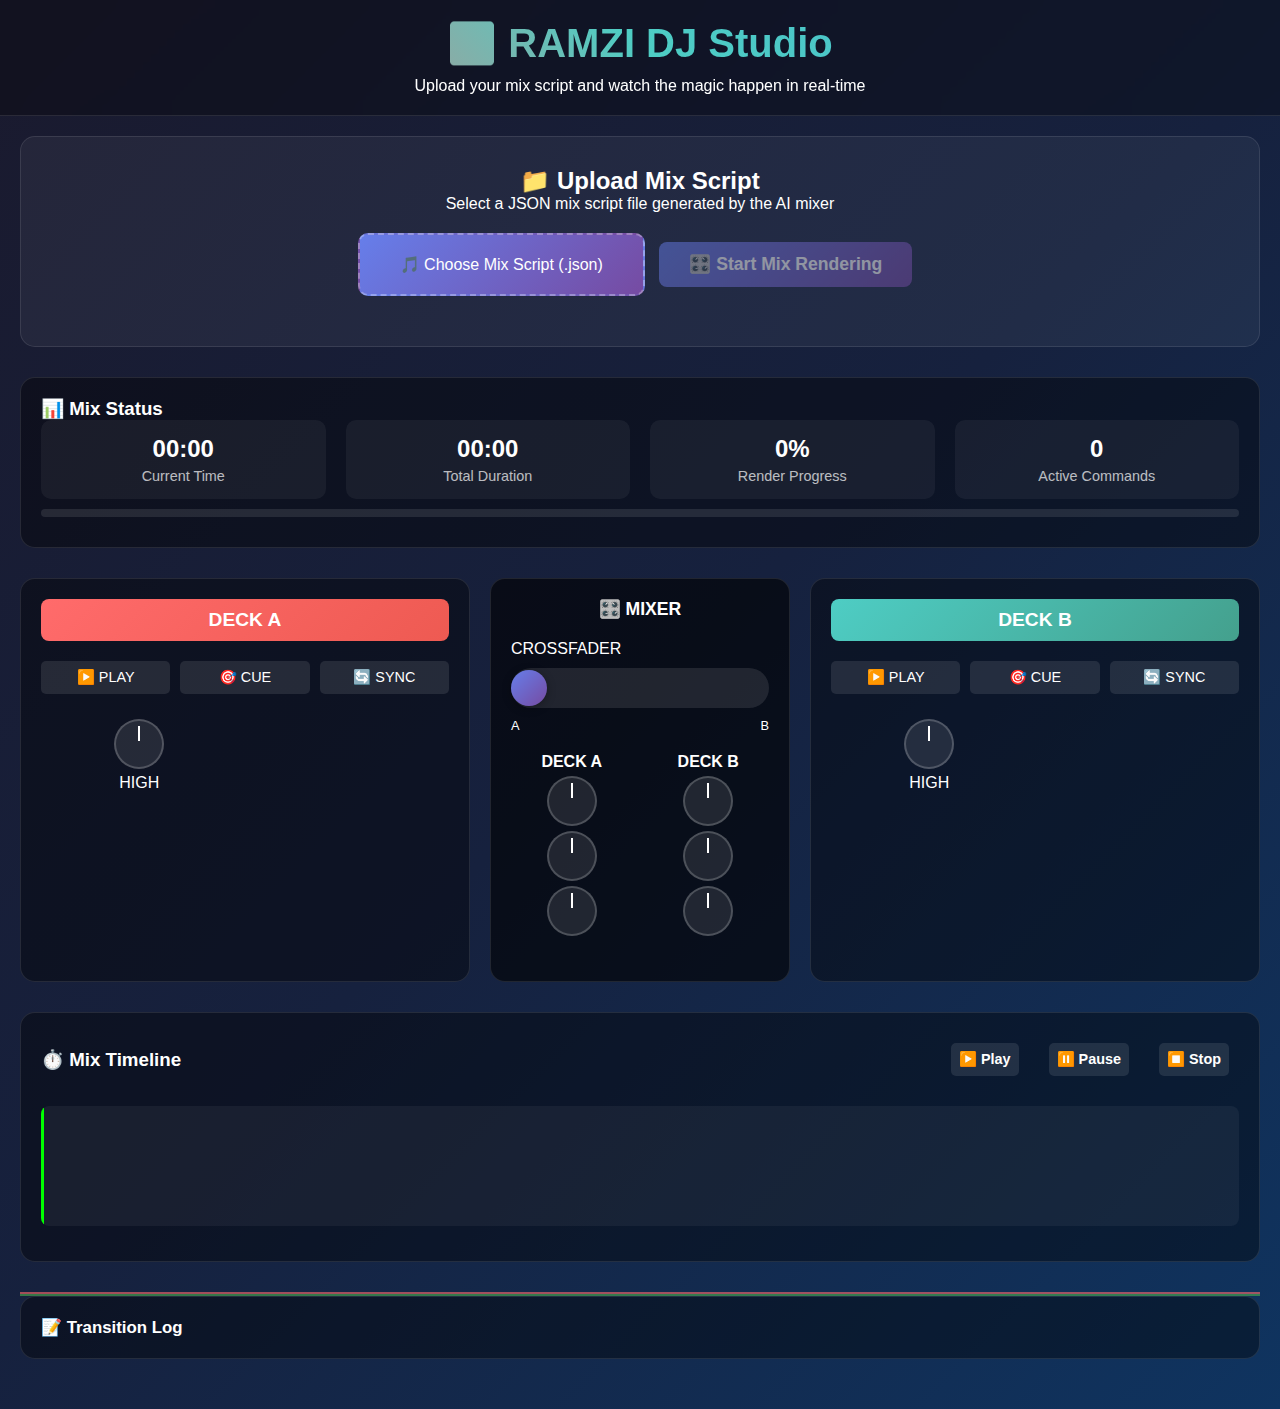
<file: src/render.html>
<!DOCTYPE html>
<html lang="en">
  <head>
    <meta charset="UTF-8" />
    <meta name="viewport" content="width=device-width, initial-scale=1.0" />
    <title>🎛️ RAMZI DJ Studio - Mix Renderer</title>
    <style>
      * {
        margin: 0;
        padding: 0;
        box-sizing: border-box;
      }

      body {
        font-family: "Segoe UI", Tahoma, Geneva, Verdana, sans-serif;
        background: linear-gradient(
          135deg,
          #1a1a2e 0%,
          #16213e 50%,
          #0f3460 100%
        );
        color: white;
        min-height: 100vh;
        overflow-x: hidden;
      }

      .header {
        text-align: center;
        padding: 20px;
        background: rgba(0, 0, 0, 0.3);
        -webkit-backdrop-filter: blur(10px);
        backdrop-filter: blur(10px);
        border-bottom: 1px solid rgba(255, 255, 255, 0.1);
      }

      .header h1 {
        font-size: 2.5em;
        margin-bottom: 10px;
        background: linear-gradient(45deg, #ff6b6b, #4ecdc4, #45b7d1);
        background-clip: text;
        -webkit-background-clip: text;
        -webkit-text-fill-color: transparent;
      }

      .container {
        max-width: 1400px;
        margin: 0 auto;
        padding: 20px;
      }

      /* Upload Section */
      .upload-section {
        background: rgba(255, 255, 255, 0.05);
        border-radius: 15px;
        padding: 30px;
        margin-bottom: 30px;
        border: 1px solid rgba(255, 255, 255, 0.1);
        text-align: center;
      }

      .file-input-wrapper {
        position: relative;
        display: inline-block;
        cursor: pointer;
        margin: 20px 0;
      }

      .file-input-wrapper input[type="file"] {
        position: absolute;
        opacity: 0;
        width: 100%;
        height: 100%;
        cursor: pointer;
      }

      .file-input-label {
        display: block;
        padding: 20px 40px;
        background: linear-gradient(135deg, #667eea 0%, #764ba2 100%);
        border-radius: 10px;
        cursor: pointer;
        transition: all 0.3s ease;
        border: 2px dashed rgba(255, 255, 255, 0.3);
      }

      .file-input-label:hover {
        transform: translateY(-2px);
        box-shadow: 0 10px 30px rgba(102, 126, 234, 0.3);
      }

      .btn {
        padding: 12px 30px;
        border: none;
        border-radius: 8px;
        font-size: 1.1em;
        font-weight: 600;
        cursor: pointer;
        transition: all 0.3s ease;
        margin: 10px;
      }

      .btn-primary {
        background: linear-gradient(135deg, #667eea 0%, #764ba2 100%);
        color: white;
      }

      .btn-primary:hover:not(:disabled) {
        transform: translateY(-2px);
        box-shadow: 0 10px 25px rgba(102, 126, 234, 0.4);
      }

      .btn:disabled {
        opacity: 0.5;
        cursor: not-allowed;
      }

      /* DJ Dashboard */
      .dj-dashboard {
        display: grid;
        grid-template-columns: 1fr 300px 1fr;
        gap: 20px;
        margin-bottom: 30px;
      }

      .deck {
        background: rgba(0, 0, 0, 0.4);
        border-radius: 15px;
        padding: 20px;
        border: 1px solid rgba(255, 255, 255, 0.1);
      }

      .deck-header {
        text-align: center;
        margin-bottom: 20px;
        padding: 10px;
        background: linear-gradient(135deg, #ff6b6b 0%, #ee5a52 100%);
        border-radius: 8px;
        font-weight: bold;
        font-size: 1.2em;
      }

      .deck-a .deck-header {
        background: linear-gradient(135deg, #ff6b6b 0%, #ee5a52 100%);
      }

      .deck-b .deck-header {
        background: linear-gradient(135deg, #4ecdc4 0%, #44a08d 100%);
      }

      .waveform {
        display: none; /* Hide fake deck waveforms */
      }

      .waveform-canvas {
        width: 100%;
        height: 100%;
        display: block;
      }

      .playhead {
        position: absolute;
        top: 0;
        bottom: 0;
        width: 2px;
        background: #00ff00;
        z-index: 10;
        transition: left 0.1s linear;
      }

      .deck-controls {
        display: grid;
        grid-template-columns: repeat(3, 1fr);
        gap: 10px;
        margin: 15px 0;
      }

      .control-btn {
        padding: 8px;
        background: rgba(255, 255, 255, 0.1);
        border: none;
        border-radius: 5px;
        color: white;
        cursor: pointer;
        font-size: 0.9em;
        transition: all 0.2s ease;
      }

      .control-btn:hover {
        background: rgba(255, 255, 255, 0.2);
      }

      .control-btn.active {
        background: #4ecdc4;
      }

      /* Mixer Section */
      .mixer {
        background: rgba(0, 0, 0, 0.6);
        border-radius: 15px;
        padding: 20px;
        border: 1px solid rgba(255, 255, 255, 0.1);
      }

      .mixer-header {
        text-align: center;
        margin-bottom: 20px;
        font-weight: bold;
        font-size: 1.1em;
      }

      .crossfader-section {
        margin: 20px 0;
      }

      .crossfader {
        width: 100%;
        height: 40px;
        background: rgba(255, 255, 255, 0.1);
        border-radius: 20px;
        position: relative;
        margin: 10px 0;
      }

      .crossfader-handle {
        position: absolute;
        top: 2px;
        width: 36px;
        height: 36px;
        background: linear-gradient(135deg, #667eea 0%, #764ba2 100%);
        border-radius: 50%;
        transition: left 0.2s ease;
        box-shadow: 0 2px 10px rgba(0, 0, 0, 0.3);
      }

      .eq-section {
        display: grid;
        grid-template-columns: 1fr 1fr;
        gap: 15px;
        margin: 20px 0;
      }

      .eq-channel {
        text-align: center;
      }

      .eq-knob {
        width: 50px;
        height: 50px;
        background: rgba(255, 255, 255, 0.1);
        border-radius: 50%;
        margin: 5px auto;
        position: relative;
        border: 2px solid rgba(255, 255, 255, 0.2);
      }

      .eq-knob::after {
        content: "";
        position: absolute;
        top: 5px;
        left: 50%;
        width: 2px;
        height: 15px;
        background: white;
        transform: translateX(-50%);
        transform-origin: center 20px;
        transition: transform 0.2s ease;
      }

      /* Timeline */
      .timeline-section {
        background: rgba(0, 0, 0, 0.4);
        border-radius: 15px;
        padding: 20px;
        margin-bottom: 30px;
        border: 1px solid rgba(255, 255, 255, 0.1);
      }

      .timeline-header {
        display: flex;
        justify-content: space-between;
        align-items: center;
        margin-bottom: 20px;
      }

      .timeline-controls {
        display: flex;
        gap: 10px;
      }

      .timeline {
        height: 120px; /* taller for easier interaction */
        background: rgba(255, 255, 255, 0.05);
        border-radius: 8px;
        position: relative;
        overflow: hidden;
        margin: 15px 0;
      }

      .timeline-track {
        position: absolute;
        top: 0;
        height: 100%;
        display: flex;
        align-items: center;
        padding: 0 10px;
      }

      .timeline-playhead {
        position: absolute;
        top: 0;
        bottom: 0;
        width: 3px;
        background: #00ff00;
        z-index: 30;
        transition: left 0.2s linear;
      }

      .command-marker {
        position: absolute;
        width: 4px;
        height: 100%;
        background: #ffab00;
        opacity: 0.8;
        z-index: 10;
      }

      .command-tooltip {
        position: absolute;
        bottom: 100%;
        left: 50%;
        transform: translateX(-50%);
        background: rgba(0, 0, 0, 0.9);
        color: white;
        padding: 5px 10px;
        border-radius: 4px;
        font-size: 0.8em;
        white-space: nowrap;
        display: none;
        z-index: 30;
      }

      .command-marker:hover .command-tooltip {
        display: block;
      }

      /* Status Panel */
      .status-panel {
        background: rgba(0, 0, 0, 0.4);
        border-radius: 15px;
        padding: 20px;
        margin-bottom: 30px;
        border: 1px solid rgba(255, 255, 255, 0.1);
      }

      .status-grid {
        display: grid;
        grid-template-columns: repeat(auto-fit, minmax(200px, 1fr));
        gap: 20px;
      }

      .status-item {
        text-align: center;
        padding: 15px;
        background: rgba(255, 255, 255, 0.05);
        border-radius: 10px;
      }

      .status-value {
        font-size: 1.5em;
        font-weight: bold;
        margin-bottom: 5px;
      }

      .status-label {
        font-size: 0.9em;
        opacity: 0.7;
      }

      /* Progress Bar */
      .progress-bar {
        width: 100%;
        height: 8px;
        background: rgba(255, 255, 255, 0.1);
        border-radius: 4px;
        overflow: hidden;
        margin: 10px 0;
      }

      .progress-fill {
        height: 100%;
        background: linear-gradient(90deg, #4ecdc4, #44a08d);
        transition: width 0.3s ease;
        width: 0%;
      }

      /* Error/Success Messages */
      .message {
        padding: 15px;
        border-radius: 8px;
        margin: 15px 0;
        display: none;
      }

      .error-message {
        background: rgba(255, 107, 107, 0.2);
        border: 1px solid rgba(255, 107, 107, 0.5);
        color: #ff6b6b;
      }

      .success-message {
        background: rgba(76, 175, 80, 0.2);
        border: 1px solid rgba(76, 175, 80, 0.5);
        color: #4caf50;
      }

      .show {
        display: block !important;
      }

      /* Animations */
      @keyframes pulse {
        0%,
        100% {
          opacity: 1;
        }
        50% {
          opacity: 0.5;
        }
      }

      .pulse {
        animation: pulse 1s infinite;
      }

      @keyframes glow {
        0%,
        100% {
          box-shadow: 0 0 10px rgba(78, 205, 196, 0.3);
        }
        50% {
          box-shadow: 0 0 20px rgba(78, 205, 196, 0.6);
        }
      }

      .glow {
        animation: glow 2s infinite;
      }

      /* Responsive Design */
      @media (max-width: 1200px) {
        .dj-dashboard {
          grid-template-columns: 1fr;
          grid-template-rows: auto auto auto;
        }

        .mixer {
          order: -1;
        }
      }

      @media (max-width: 768px) {
        .container {
          padding: 10px;
        }

        .eq-section {
          grid-template-columns: 1fr;
        }

        .status-grid {
          grid-template-columns: 1fr;
        }
      }

      /* Transition Log */
      .transition-log {
        background: rgba(0, 0, 0, 0.4);
        border-radius: 15px;
        padding: 20px;
        margin-bottom: 30px;
        border: 1px solid rgba(255, 255, 255, 0.1);
        max-height: 200px;
        overflow-y: auto;
        font-size: 0.9em;
      }

      .timeline-waveform {
        position: absolute;
        top: 0;
        left: 0;
        width: 100%;
        height: 100%;
        pointer-events: none;
      }
    </style>
  </head>
  <body>
    <div class="header">
      <h1>🎛️ RAMZI DJ Studio</h1>
      <p>Upload your mix script and watch the magic happen in real-time</p>
    </div>

    <div class="container">
      <!-- Upload Section -->
      <div class="upload-section">
        <h2>📁 Upload Mix Script</h2>
        <p>Select a JSON mix script file generated by the AI mixer</p>

        <div class="file-input-wrapper">
          <input type="file" id="scriptFile" accept=".json" />
          <label for="scriptFile" class="file-input-label">
            <span class="upload-text">🎵 Choose Mix Script (.json)</span>
          </label>
        </div>

        <div id="scriptInfo" style="display: none; margin-top: 15px">
          <p><strong>Script:</strong> <span id="scriptName"></span></p>
          <p><strong>Duration:</strong> <span id="scriptDuration"></span></p>
          <p><strong>Commands:</strong> <span id="scriptCommands"></span></p>
        </div>

        <button class="btn btn-primary" id="startRenderBtn" disabled>
          🎛️ Start Mix Rendering
        </button>
      </div>

      <!-- Status Panel -->
      <div class="status-panel">
        <h3>📊 Mix Status</h3>
        <div class="status-grid">
          <div class="status-item">
            <div class="status-value" id="currentTime">00:00</div>
            <div class="status-label">Current Time</div>
          </div>
          <div class="status-item">
            <div class="status-value" id="totalDuration">00:00</div>
            <div class="status-label">Total Duration</div>
          </div>
          <div class="status-item">
            <div class="status-value" id="renderProgress">0%</div>
            <div class="status-label">Render Progress</div>
          </div>
          <div class="status-item">
            <div class="status-value" id="activeCommands">0</div>
            <div class="status-label">Active Commands</div>
          </div>
        </div>
        <div class="progress-bar">
          <div class="progress-fill" id="mainProgressFill"></div>
        </div>
      </div>

      <!-- DJ Dashboard -->
      <div class="dj-dashboard">
        <!-- Deck A -->
        <div class="deck deck-a">
          <div class="deck-header">DECK A</div>
          <div class="waveform">
            <canvas class="waveform-canvas" id="waveformA"></canvas>
            <div class="playhead" id="playheadA"></div>
          </div>
          <div class="deck-controls">
            <button class="control-btn" id="playA">▶️ PLAY</button>
            <button class="control-btn" id="cueA">🎯 CUE</button>
            <button class="control-btn" id="syncA">🔄 SYNC</button>
          </div>
          <div class="eq-section">
            <div class="eq-channel">
              <div class="eq-knob" id="eqHighA"></div>
              <label>HIGH</label>
            </div>
          </div>
        </div>

        <!-- Mixer -->
        <div class="mixer">
          <div class="mixer-header">🎛️ MIXER</div>
          <div class="crossfader-section">
            <label>CROSSFADER</label>
            <div class="crossfader">
              <div class="crossfader-handle" id="crossfaderHandle"></div>
            </div>
            <div
              style="
                display: flex;
                justify-content: space-between;
                font-size: 0.8em;
              "
            >
              <span>A</span>
              <span>B</span>
            </div>
          </div>
          <div class="eq-section">
            <div class="eq-channel">
              <h4>DECK A</h4>
              <div class="eq-knob" id="mixerEqHighA"></div>
              <div class="eq-knob" id="mixerEqMidA"></div>
              <div class="eq-knob" id="mixerEqLowA"></div>
            </div>
            <div class="eq-channel">
              <h4>DECK B</h4>
              <div class="eq-knob" id="mixerEqHighB"></div>
              <div class="eq-knob" id="mixerEqMidB"></div>
              <div class="eq-knob" id="mixerEqLowB"></div>
            </div>
          </div>
        </div>

        <!-- Deck B -->
        <div class="deck deck-b">
          <div class="deck-header">DECK B</div>
          <div class="waveform">
            <canvas class="waveform-canvas" id="waveformB"></canvas>
            <div class="playhead" id="playheadB"></div>
          </div>
          <div class="deck-controls">
            <button class="control-btn" id="playB">▶️ PLAY</button>
            <button class="control-btn" id="cueB">🎯 CUE</button>
            <button class="control-btn" id="syncB">🔄 SYNC</button>
          </div>
          <div class="eq-section">
            <div class="eq-channel">
              <div class="eq-knob" id="eqHighB"></div>
              <label>HIGH</label>
            </div>
          </div>
        </div>
      </div>

      <!-- Timeline -->
      <div class="timeline-section">
        <div class="timeline-header">
          <h3>⏱️ Mix Timeline</h3>
          <div class="timeline-controls">
            <button class="btn control-btn" id="playTimelineBtn">
              ▶️ Play
            </button>
            <button class="btn control-btn" id="pauseTimelineBtn">
              ⏸️ Pause
            </button>
            <button class="btn control-btn" id="stopTimelineBtn">
              ⏹️ Stop
            </button>
          </div>
        </div>
        <div class="timeline" id="timeline">
          <canvas id="timelineWaveform" class="timeline-waveform"></canvas>
          <div class="timeline-playhead" id="timelinePlayhead"></div>
        </div>
      </div>

      <!-- Audio Player -->
      <div
        class="audio-player-section"
        id="audioPlayerSection"
        style="display: none"
      >
        <div
          style="
            background: rgba(0, 0, 0, 0.4);
            border-radius: 15px;
            padding: 20px;
            margin-bottom: 30px;
            border: 1px solid rgba(255, 255, 255, 0.1);
            text-align: center;
          "
        >
          <h3>🎵 Live Mix Playback</h3>
          <audio
            controls
            id="mixAudio"
            style="width: 100%; max-width: 600px; margin: 20px 0"
          >
            Your browser does not support the audio element.
          </audio>
          <div style="margin-top: 15px">
            <button class="btn btn-primary" id="playMixBtn">▶️ Play Mix</button>
            <button class="btn btn-primary" id="pauseMixBtn">⏸️ Pause</button>
            <button class="btn btn-primary" id="restartMixBtn">
              ⏮️ Restart
            </button>
          </div>
        </div>
      </div>

      <!-- Messages -->
      <div class="error-message" id="errorMessage"></div>
      <div class="success-message" id="successMessage"></div>

      <!-- Transition Log -->
      <div class="transition-log" id="transitionLog">
        <h3>📝 Transition Log</h3>
        <div id="logEntries"></div>
      </div>
    </div>

    <script>
      // Configuration
      const API_BASE =
        window.location.hostname === "localhost" ||
        window.location.hostname === "127.0.0.1"
          ? "http://127.0.0.1:5000/api"
          : "/api";

      // Global variables
      let mixScript = null;
      let isRendering = false;
      let isPlaying = false;
      let animationId = null;
      let currentCommandIndex = 0;
      let renderedAudioUrl = null;

      // DOM elements
      const scriptFileInput = document.getElementById("scriptFile");
      const scriptInfo = document.getElementById("scriptInfo");
      const startRenderBtn = document.getElementById("startRenderBtn");
      const errorMessage = document.getElementById("errorMessage");
      const successMessage = document.getElementById("successMessage");

      // Status elements
      const currentTimeEl = document.getElementById("currentTime");
      const totalDurationEl = document.getElementById("totalDuration");
      const renderProgressEl = document.getElementById("renderProgress");
      const activeCommandsEl = document.getElementById("activeCommands");
      const mainProgressFill = document.getElementById("mainProgressFill");

      // Timeline elements
      const timeline = document.getElementById("timeline");
      const timelineWaveform = document.getElementById("timelineWaveform");
      const timelinePlayhead = document.getElementById("timelinePlayhead");
      const playTimelineBtn = document.getElementById("playTimelineBtn");
      const pauseTimelineBtn = document.getElementById("pauseTimelineBtn");
      const stopTimelineBtn = document.getElementById("stopTimelineBtn");

      // Deck elements
      const playheadA = document.getElementById("playheadA");
      const playheadB = document.getElementById("playheadB");
      const crossfaderHandle = document.getElementById("crossfaderHandle");

      // Audio elements
      const audioPlayerSection = document.getElementById("audioPlayerSection");
      const mixAudio = document.getElementById("mixAudio");
      const playMixBtn = document.getElementById("playMixBtn");
      const pauseMixBtn = document.getElementById("pauseMixBtn");
      const restartMixBtn = document.getElementById("restartMixBtn");

      // Utility functions
      function formatTime(seconds) {
        const mins = Math.floor(seconds / 60);
        const secs = Math.floor(seconds % 60);
        return `${mins.toString().padStart(2, "0")}:${secs
          .toString()
          .padStart(2, "0")}`;
      }

      function showError(message) {
        errorMessage.textContent = message;
        errorMessage.classList.add("show");
        setTimeout(() => errorMessage.classList.remove("show"), 5000);
      }

      function showSuccess(message) {
        successMessage.textContent = message;
        successMessage.classList.add("show");
        setTimeout(() => successMessage.classList.remove("show"), 5000);
      }

      // File upload handler
      scriptFileInput.addEventListener("change", async (e) => {
        const file = e.target.files[0];
        if (!file) return;

        try {
          const text = await file.text();
          mixScript = JSON.parse(text);

          // Validate script structure
          if (!mixScript.script || !Array.isArray(mixScript.script)) {
            throw new Error("Invalid mix script format");
          }

          // Display script info
          document.getElementById("scriptName").textContent = file.name;
          document.getElementById("scriptDuration").textContent = formatTime(
            mixScript.total_duration || 0
          );
          document.getElementById("scriptCommands").textContent =
            mixScript.script.length;

          scriptInfo.style.display = "block";
          startRenderBtn.disabled = false;

          // Update total duration display
          totalDurationEl.textContent = formatTime(
            mixScript.total_duration || 0
          );

          // Create timeline markers
          createTimelineMarkers();

          showSuccess("Mix script loaded successfully!");
        } catch (error) {
          showError(`Error loading script: ${error.message}`);
          mixScript = null;
          scriptInfo.style.display = "none";
          startRenderBtn.disabled = true;
        }
      });

      // Create timeline markers for commands
      function createTimelineMarkers() {
        if (!mixScript) return;

        // Clear existing markers
        const existingMarkers = timeline.querySelectorAll(".command-marker");
        existingMarkers.forEach((marker) => marker.remove());

        const totalDuration = mixScript.total_duration || 300;

        mixScript.script.forEach((command, index) => {
          const marker = document.createElement("div");
          marker.className = "command-marker";
          marker.style.left = `${(command.time / totalDuration) * 100}%`;

          const tooltip = document.createElement("div");
          tooltip.className = "command-tooltip";
          tooltip.textContent = `${formatTime(command.time)}: ${
            command.command
          }`;
          marker.appendChild(tooltip);

          timeline.appendChild(marker);
        });

        // Draw waveform markers
        drawWaveformMarkers();
      }

      // Draw waveform markers
      function drawWaveformMarkers() {
        if (!mixScript) return;
        const totalDuration = mixScript.total_duration || 300;
        [
          document.getElementById("waveformA"),
          document.getElementById("waveformB"),
        ].forEach((canvas) => {
          const ctx = canvas.getContext("2d");
          const width = canvas.width;
          const height = canvas.height;
          // redraw placeholder first
          ctx.clearRect(0, 0, width, height);
          ctx.strokeStyle = "rgba(255,255,255,0.3)";
          ctx.lineWidth = 1;
          ctx.beginPath();
          for (let i = 0; i < width; i += 2) {
            const y = height / 2 + Math.sin(i * 0.02) * 20 * Math.random();
            if (i === 0) ctx.moveTo(i, y);
            else ctx.lineTo(i, y);
          }
          ctx.stroke();

          // markers
          ctx.strokeStyle = "#ffab00";
          ctx.lineWidth = 2;
          mixScript.script.forEach((cmd) => {
            const x = (cmd.time / totalDuration) * width;
            ctx.beginPath();
            ctx.moveTo(x, 0);
            ctx.lineTo(x, height);
            ctx.stroke();
          });
        });
      }

      // Start rendering
      startRenderBtn.addEventListener("click", async () => {
        if (!mixScript || isRendering) return;

        try {
          isRendering = true;
          currentCommandIndex = 0;

          startRenderBtn.disabled = true;
          startRenderBtn.textContent = "🎛️ Rendering Audio...";

          showSuccess("🎛️ Rendering audio - this may take a few minutes...");

          // Send script to backend for audio rendering
          const response = await fetch(`${API_BASE}/render-mix`, {
            method: "POST",
            headers: {
              "Content-Type": "application/json",
            },
            body: JSON.stringify(mixScript),
          });

          if (!response.ok) {
            throw new Error("Failed to start rendering");
          }

          const result = await response.json();

          if (result.success) {
            showSuccess(
              "🎵 Audio rendered successfully! Loading for playback..."
            );

            // Set up audio for playback (avoid double /api prefix)
            const API_ROOT = API_BASE.endsWith("/api")
              ? API_BASE.slice(0, -4)
              : API_BASE;
            renderedAudioUrl = result.download_url.startsWith("http")
              ? result.download_url
              : `${API_ROOT}${result.download_url}`;
            mixAudio.src = renderedAudioUrl;

            // Show audio player
            audioPlayerSection.style.display = "block";

            // Update button text
            startRenderBtn.textContent = "✅ Audio Ready - Use Player Below";

            showSuccess(
              "🎵 Ready to play! Use the audio controls below to start the mix and watch the live visualization!"
            );
          } else {
            throw new Error(result.error || "Rendering failed");
          }
        } catch (error) {
          showError(`Rendering failed: ${error.message}`);
          stopRendering();
        }
      });

      // Update visualization synced with audio playback
      function updateVisualization() {
        if (!isPlaying || !mixScript || !mixAudio) return;

        const currentTime = mixAudio.currentTime;
        const totalDuration = mixScript.total_duration || 300;
        const progress = Math.min(currentTime / totalDuration, 1);

        // Update time displays
        currentTimeEl.textContent = formatTime(currentTime);
        renderProgressEl.textContent = `${Math.round(progress * 100)}%`;
        mainProgressFill.style.width = `${progress * 100}%`;

        // Update timeline playhead
        timelinePlayhead.style.left = `${progress * 100}%`;

        // Process commands at current time
        processCommandsAtTime(currentTime);

        // Continue animation if still playing
        if (!mixAudio.paused && !mixAudio.ended) {
          animationId = requestAnimationFrame(updateVisualization);
        } else {
          isPlaying = false;
          if (mixAudio.ended) {
            showSuccess("🎵 Mix playback completed!");
            resetVisualization();
          }
        }
      }

      // Process commands at current time
      function processCommandsAtTime(currentTime) {
        let activeCommands = 0;

        // Process all commands up to current time
        while (currentCommandIndex < mixScript.script.length) {
          const command = mixScript.script[currentCommandIndex];

          if (command.time <= currentTime) {
            executeVisualCommand(command);
            currentCommandIndex++;
            activeCommands++;
          } else {
            break;
          }
        }

        activeCommandsEl.textContent = activeCommands;
      }

      // Execute visual command effects
      function executeVisualCommand(command) {
        const params = command.params || {};
        const deck = params.deck;

        console.log(`Executing: ${command.command}`, params);

        switch (command.command) {
          case "play":
            logTransition(command.time, `▶️ PLAY on Deck ${deck}`);
            if (deck === "A") {
              document.getElementById("playA").classList.add("active");
              playheadA.style.animationPlayState = "running";
            } else if (deck === "B") {
              document.getElementById("playB").classList.add("active");
              playheadB.style.animationPlayState = "running";
            }
            break;

          case "pause":
          case "stop":
            logTransition(
              command.time,
              `⏸️ ${command.command.toUpperCase()} on Deck ${deck}`
            );
            if (deck === "A") {
              document.getElementById("playA").classList.remove("active");
              playheadA.style.animationPlayState = "paused";
            } else if (deck === "B") {
              document.getElementById("playB").classList.remove("active");
              playheadB.style.animationPlayState = "paused";
            }
            break;

          case "set_crossfader":
            const position = params.position || 0;
            const leftPercent = position * 100;
            crossfaderHandle.style.left = `calc(${leftPercent}% - 18px)`;
            logTransition(
              command.time,
              `🎚️ Crossfader to ${(position * 100).toFixed(0)}%`
            );
            break;

          case "set_parameter":
            updateEQVisualization(params);
            logTransition(
              command.time,
              `🎛️ ${params.parameter} on Deck ${deck} → ${(
                params.value * 100
              ).toFixed(0)}%`
            );
            break;

          case "beat_sync":
            logTransition(command.time, `🔄 Beat Sync on Deck ${deck}`);
            if (deck === "A") {
              document.getElementById("syncA").classList.add("active", "glow");
              setTimeout(() => {
                document.getElementById("syncA").classList.remove("glow");
              }, 2000);
            } else if (deck === "B") {
              document.getElementById("syncB").classList.add("active", "glow");
              setTimeout(() => {
                document.getElementById("syncB").classList.remove("glow");
              }, 2000);
            }
            break;

          case "set_hot_cue":
          case "jump_hot_cue":
            // Add visual feedback for cue actions
            if (deck === "A") {
              document.getElementById("cueA").classList.add("pulse");
              setTimeout(
                () => document.getElementById("cueA").classList.remove("pulse"),
                1000
              );
            } else if (deck === "B") {
              document.getElementById("cueB").classList.add("pulse");
              setTimeout(
                () => document.getElementById("cueB").classList.remove("pulse"),
                1000
              );
            }
            break;
        }
      }

      // Update EQ visualization
      function updateEQVisualization(params) {
        const deck = params.deck;
        const parameter = params.parameter;
        const value = params.value;

        let elementId = "";

        if (parameter === "eq_high") {
          elementId = deck === "A" ? "mixerEqHighA" : "mixerEqHighB";
        } else if (parameter === "eq_mid") {
          elementId = deck === "A" ? "mixerEqMidA" : "mixerEqMidB";
        } else if (parameter === "eq_low") {
          elementId = deck === "A" ? "mixerEqLowA" : "mixerEqLowB";
        }

        if (elementId) {
          const element = document.getElementById(elementId);
          if (element) {
            // Convert value (0-1) to rotation (-135deg to +135deg)
            const rotation = (value - 0.5) * 270;
            element.style.transform = `rotate(${rotation}deg)`;

            // Add visual feedback
            element.classList.add("glow");
            setTimeout(() => element.classList.remove("glow"), 500);
          }
        }
      }

      // Stop rendering/playback
      function stopRendering() {
        isRendering = false;
        isPlaying = false;
        if (animationId) {
          cancelAnimationFrame(animationId);
          animationId = null;
        }

        startRenderBtn.disabled = false;
        startRenderBtn.textContent = "🎛️ Start Mix Rendering";

        // Reset visual states
        resetVisualization();
      }

      // Reset visualization to initial state
      function resetVisualization() {
        currentCommandIndex = 0;
        currentTimeEl.textContent = "00:00";
        renderProgressEl.textContent = "0%";
        mainProgressFill.style.width = "0%";
        timelinePlayhead.style.left = "0%";
        activeCommandsEl.textContent = "0";

        // Reset all visual states
        document.querySelectorAll(".control-btn.active").forEach((btn) => {
          btn.classList.remove("active");
        });

        // Reset crossfader to center
        crossfaderHandle.style.left = "calc(50% - 18px)";

        // Reset EQ knobs
        document.querySelectorAll(".eq-knob").forEach((knob) => {
          knob.style.transform = "rotate(0deg)";
        });
      }

      // Timeline controls
      playTimelineBtn.addEventListener("click", () => {
        if (!isRendering && mixScript) {
          startRenderBtn.click();
        }
      });

      pauseTimelineBtn.addEventListener("click", () => {
        if (isRendering) {
          stopRendering();
        }
      });

      stopTimelineBtn.addEventListener("click", () => {
        stopRendering();
        currentTimeEl.textContent = "00:00";
        renderProgressEl.textContent = "0%";
        mainProgressFill.style.width = "0%";
        timelinePlayhead.style.left = "0%";
        currentCommandIndex = 0;
      });

      // Seek on timeline click
      timeline.addEventListener("click", (e) => {
        if (!mixScript || !mixAudio.duration) return;
        const rect = timeline.getBoundingClientRect();
        const clickX = e.clientX - rect.left;
        const pct = clickX / rect.width;
        mixAudio.currentTime = pct * mixAudio.duration;
        resetVisualization();
        if (!mixAudio.paused) {
          requestAnimationFrame(updateVisualization);
        } else {
          // update playhead immediately
          timelinePlayhead.style.left = `${pct * 100}%`;
        }
      });

      // Audio player controls
      playMixBtn.addEventListener("click", () => {
        if (mixAudio.src && !isPlaying) {
          resetVisualization(); // Reset before playing
          mixAudio.play();
          isPlaying = true;
          requestAnimationFrame(updateVisualization);
          showSuccess("🎵 Mix playback started! Watch the live visualization!");
        }
      });

      pauseMixBtn.addEventListener("click", () => {
        if (isPlaying) {
          mixAudio.pause();
          isPlaying = false;
          if (animationId) {
            cancelAnimationFrame(animationId);
            animationId = null;
          }
        }
      });

      restartMixBtn.addEventListener("click", () => {
        mixAudio.currentTime = 0;
        resetVisualization();
        if (!mixAudio.paused) {
          isPlaying = true;
          requestAnimationFrame(updateVisualization);
        }
      });

      // Audio events
      mixAudio.addEventListener("play", () => {
        if (!isPlaying) {
          isPlaying = true;
          requestAnimationFrame(updateVisualization);
        }
      });

      mixAudio.addEventListener("pause", () => {
        isPlaying = false;
        if (animationId) {
          cancelAnimationFrame(animationId);
          animationId = null;
        }
      });

      mixAudio.addEventListener("ended", () => {
        isPlaying = false;
        resetVisualization();
        showSuccess("🎵 Mix playback completed!");
      });

      // resize handler updates timeline width for playhead
      window.addEventListener("resize", () => {
        if (mixScript) {
          timelinePlayhead.style.left = `${
            (mixAudio.currentTime / (mixScript.total_duration || 1)) * 100
          }%`;
        }
      });

      // Drawing waveform after audio loaded
      mixAudio.addEventListener("loadedmetadata", () => {
        drawTimelineWaveform();
      });

      async function drawTimelineWaveform() {
        try {
          const resp = await fetch(renderedAudioUrl);
          const arrayBuf = await resp.arrayBuffer();
          const audioCtx = new (window.AudioContext ||
            window.webkitAudioContext)();
          const audioBuf = await audioCtx.decodeAudioData(arrayBuf);
          const width = timeline.clientWidth;
          const height = timeline.clientHeight;
          timelineWaveform.width = width;
          timelineWaveform.height = height;
          const data = audioBuf.getChannelData(0);
          const samplesPerPixel = data.length / width;
          twCtx.clearRect(0, 0, width, height);
          twCtx.strokeStyle = "rgba(255,255,255,0.6)";
          twCtx.lineWidth = 1;
          twCtx.beginPath();
          for (let x = 0; x < width; x++) {
            const start = Math.floor(x * samplesPerPixel);
            const end = Math.floor((x + 1) * samplesPerPixel);
            let min = 1.0,
              max = -1.0;
            for (let i = start; i < end; i++) {
              const val = data[i] || 0;
              if (val < min) min = val;
              if (val > max) max = val;
            }
            const y1 = height / 2 + (min * height) / 2;
            const y2 = height / 2 + (max * height) / 2;
            twCtx.moveTo(x, y1);
            twCtx.lineTo(x, y2);
          }
          twCtx.stroke();
          // redraw command markers on canvas above waveform? markers are divs so okay
        } catch (e) {
          console.error("Waveform draw error", e);
        }
      }

      const logContainer = document.getElementById("logEntries");

      function logTransition(timeSec, text) {
        const p = document.createElement("p");
        p.className = "log-entry";
        p.dataset.time = timeSec;
        p.innerHTML = `<span style="font-family:monospace;opacity:0.7">${formatTime(
          timeSec
        )}</span> – ${text}`;
        p.style.cursor = "pointer";
        p.addEventListener("click", () => {
          mixAudio.currentTime = timeSec;
          resetVisualization();
          if (!mixAudio.paused) requestAnimationFrame(updateVisualization);
        });
        logContainer.prepend(p);
        if (logContainer.children.length > 200) {
          logContainer.removeChild(logContainer.lastChild);
        }
      }
    </script>
  </body>
</html>
</file>
<file: src/styles.css>
:root {
    --bg-primary: #0a0a0a;
    --bg-secondary: #141420;
    --bg-tertiary: #1a1a2e;
    --accent-blue: #16213e;
    --accent-blue-dark: #0f1929;
    --accent-blue-light: #1e3a5f;
    --text-primary: #e0e0e0;
    --text-secondary: #a0a0a0;
    --border-color: #2a2a3e;
    --success: #2a5a3e;
    --error: #5a2a2e;
    --highlight: #3a5a7e;
}

* {
    margin: 0;
    padding: 0;
    box-sizing: border-box;
}

body {
    font-family: -apple-system, BlinkMacSystemFont, 'Segoe UI', Roboto, sans-serif;
    background: var(--bg-primary);
    color: var(--text-primary);
    min-height: 100vh;
    overflow-x: hidden;
}

/* Landing Page Styles */
.landing-container {
    display: flex;
    align-items: center;
    justify-content: center;
    min-height: 100vh;
    background: radial-gradient(circle at center, var(--accent-blue-dark) 0%, var(--bg-primary) 100%);
}

.landing-content {
    text-align: center;
    padding: 40px;
}

.landing-title {
    font-size: 4em;
    margin-bottom: 20px;
    background: linear-gradient(135deg, var(--text-primary), var(--text-secondary));
    -webkit-background-clip: text;
    -webkit-text-fill-color: transparent;
    background-clip: text;
}

.landing-subtitle {
    font-size: 1.3em;
    color: var(--text-secondary);
    margin-bottom: 60px;
}

.landing-buttons {
    display: flex;
    gap: 40px;
    justify-content: center;
    flex-wrap: wrap;
}

.landing-btn {
    display: flex;
    flex-direction: column;
    align-items: center;
    padding: 40px;
    background: var(--bg-secondary);
    border: 2px solid var(--border-color);
    border-radius: 20px;
    text-decoration: none;
    color: var(--text-primary);
    transition: all 0.3s ease;
    width: 280px;
    position: relative;
    overflow: hidden;
}

.landing-btn::before {
    content: '';
    position: absolute;
    top: 0;
    left: 0;
    width: 100%;
    height: 100%;
    background: radial-gradient(circle at center, var(--highlight) 0%, transparent 70%);
    opacity: 0;
    transition: opacity 0.3s ease;
}

.landing-btn:hover {
    transform: translateY(-5px);
    border-color: var(--highlight);
    box-shadow: 0 10px 40px rgba(58, 90, 126, 0.3);
}

.landing-btn:hover::before {
    opacity: 0.1;
}

.btn-icon {
    font-size: 3em;
    margin-bottom: 15px;
}

.btn-text {
    font-size: 1.8em;
    font-weight: 600;
    margin-bottom: 10px;
}

.btn-description {
    font-size: 0.9em;
    color: var(--text-secondary);
}

/* Common Header for Sub-pages */
.header {
    background: var(--bg-secondary);
    padding: 20px 40px;
    border-bottom: 1px solid var(--border-color);
    display: flex;
    justify-content: space-between;
    align-items: center;
}

.header-title {
    font-size: 1.8em;
    color: var(--text-primary);
}

.nav-back {
    padding: 10px 20px;
    background: var(--accent-blue);
    border: 1px solid var(--border-color);
    color: var(--text-primary);
    text-decoration: none;
    border-radius: 8px;
    transition: all 0.3s ease;
}

.nav-back:hover {
    background: var(--accent-blue-light);
    transform: translateY(-1px);
}

/* Main Content Container */
.main-container {
    max-width: 1400px;
    margin: 0 auto;
    padding: 40px 20px;
}

/* Section Styles */
.section {
    background: var(--bg-secondary);
    border: 1px solid var(--border-color);
    border-radius: 12px;
    padding: 30px;
    margin-bottom: 30px;
}

.section h2 {
    font-size: 1.8em;
    margin-bottom: 25px;
    color: var(--text-primary);
}

.section h3 {
    font-size: 1.3em;
    margin-bottom: 20px;
    color: var(--text-primary);
}

/* Mode Selector */
.mode-selector {
    display: flex;
    gap: 20px;
    margin-bottom: 40px;
    justify-content: center;
}

.mode-btn {
    padding: 15px 40px;
    background: var(--accent-blue);
    border: 2px solid var(--border-color);
    color: var(--text-primary);
    border-radius: 10px;
    font-size: 1.1em;
    cursor: pointer;
    transition: all 0.3s ease;
}

.mode-btn:hover {
    background: var(--accent-blue-light);
    transform: translateY(-2px);
}

.mode-btn.active {
    background: var(--highlight);
    border-color: var(--highlight);
}

/* Upload Areas */
.upload-container {
    display: grid;
    gap: 30px;
    margin-bottom: 30px;
}

.upload-container.single {
    grid-template-columns: 1fr;
    max-width: 600px;
    margin: 0 auto 30px;
}

.upload-container.dual {
    grid-template-columns: 1fr 1fr;
}

.upload-box {
    text-align: center;
}

.upload-area {
    display: block;
    border: 2px dashed var(--border-color);
    border-radius: 12px;
    padding: 60px 40px;
    text-align: center;
    transition: all 0.3s ease;
    cursor: pointer;
    background: var(--accent-blue-dark);
    position: relative;
}

.upload-area:hover {
    border-color: var(--highlight);
    background: var(--accent-blue);
}

.upload-area.has-file {
    border-style: solid;
    border-color: var(--success);
    background: rgba(42, 90, 62, 0.2);
}

.file-input {
    display: none;
}

.upload-icon {
    font-size: 3em;
    margin-bottom: 15px;
    display: block;
}

.upload-text {
    font-size: 1.1em;
    color: var(--text-primary);
}

.file-info {
    margin-top: 20px;
    padding: 15px;
    background: var(--bg-primary);
    border-radius: 8px;
    text-align: left;
    display: none;
}

.file-info.show {
    display: block;
}

.file-info p {
    margin: 5px 0;
    color: var(--text-secondary);
}

/* Buttons */
.btn {
    padding: 12px 30px;
    background: var(--accent-blue);
    border: 1px solid var(--border-color);
    color: var(--text-primary);
    border-radius: 8px;
    cursor: pointer;
    transition: all 0.3s ease;
    font-size: 1.1em;
    border: none;
}

.btn:hover:not(:disabled) {
    background: var(--accent-blue-light);
    transform: translateY(-2px);
}

.btn:disabled {
    opacity: 0.5;
    cursor: not-allowed;
}

.btn-primary {
    background: var(--highlight);
}

.btn-primary:hover:not(:disabled) {
    background: #4a6a8e;
}

.center-btn {
    display: flex;
    justify-content: center;
    margin-top: 30px;
}

/* Waveform Visualization */
.waveform-container {
    background: var(--bg-primary);
    border: 1px solid var(--border-color);
    border-radius: 10px;
    padding: 20px;
    margin: 20px 0;
    position: relative;
    min-height: 250px;
}

.waveform-canvas {
    width: 100%;
    height: 200px;
    display: block;
    cursor: pointer;
}

.playhead {
    position: absolute;
    top: 20px;
    bottom: 20px;
    width: 2px;
    background: #00ff00;
    pointer-events: none;
    transition: left 0.1s linear;
}

/* Controls */
.controls {
    display: flex;
    align-items: center;
    gap: 15px;
    margin: 20px 0;
    justify-content: center;
}

.time-display {
    font-family: monospace;
    font-size: 1.1em;
    color: var(--text-secondary);
}

/* Track Info Grid */
.track-info {
    display: grid;
    grid-template-columns: repeat(auto-fit, minmax(150px, 1fr));
    gap: 15px;
    margin: 20px 0;
}

.info-card {
    background: var(--accent-blue-dark);
    padding: 20px;
    border-radius: 10px;
    text-align: center;
    border: 1px solid var(--border-color);
}

.info-card h4 {
    font-size: 0.9em;
    color: var(--text-secondary);
    margin-bottom: 8px;
    text-transform: uppercase;
}

.info-card p {
    font-size: 1.4em;
    font-weight: bold;
    color: var(--text-primary);
}

/* Segments */
.segments-grid {
    display: grid;
    grid-template-columns: repeat(auto-fill, minmax(140px, 1fr));
    gap: 12px;
    margin: 20px 0;
}

.segment-btn {
    padding: 15px;
    background: var(--accent-blue-dark);
    border: 1px solid var(--border-color);
    border-radius: 8px;
    color: var(--text-primary);
    cursor: pointer;
    transition: all 0.3s ease;
    text-align: center;
}

.segment-btn:hover {
    background: var(--accent-blue);
    transform: translateY(-2px);
}

.segment-btn.active {
    background: var(--highlight);
    border-color: var(--highlight);
}

.segment-label {
    font-weight: bold;
    text-transform: uppercase;
    font-size: 1em;
    margin-bottom: 5px;
}

.segment-time {
    font-size: 0.85em;
    color: var(--text-secondary);
    font-family: monospace;
}

/* Transition Specific Styles */
.prompt-section {
    margin: 30px 0;
}

.prompt-input {
    width: 100%;
    min-height: 120px;
    padding: 15px;
    background: var(--bg-primary);
    border: 1px solid var(--border-color);
    border-radius: 10px;
    color: var(--text-primary);
    font-size: 1em;
    resize: vertical;
    font-family: inherit;
}

.prompt-input:focus {
    outline: none;
    border-color: var(--highlight);
}

.preset-buttons {
    display: flex;
    flex-wrap: wrap;
    gap: 10px;
    margin-top: 15px;
    justify-content: center;
}

.preset-btn {
    padding: 10px 20px;
    background: var(--accent-blue-dark);
    border: 1px solid var(--border-color);
    border-radius: 8px;
    color: var(--text-primary);
    cursor: pointer;
    font-size: 0.95em;
    transition: all 0.2s ease;
}

.preset-btn:hover {
    background: var(--accent-blue);
    border-color: var(--highlight);
    transform: translateY(-1px);
}

/* Progress */
.progress-section {
    background: var(--bg-secondary);
    border: 1px solid var(--border-color);
    border-radius: 12px;
    padding: 30px;
    margin: 30px 0;
    text-align: center;
    display: none;
}

.progress-section.active {
    display: block;
}

.progress-bar {
    width: 100%;
    height: 10px;
    background: var(--accent-blue-dark);
    border-radius: 5px;
    overflow: hidden;
    margin: 20px 0;
}

.progress-fill {
    height: 100%;
    background: var(--highlight);
    transition: width 0.3s ease;
    width: 0%;
}

.status-text {
    color: var(--text-secondary);
    margin: 15px 0;
    font-size: 1.1em;
}

/* Messages */
.message {
    padding: 15px 20px;
    border-radius: 10px;
    margin: 20px 0;
    text-align: center;
    display: none;
}

.message.show {
    display: block;
}

.error-message {
    background: var(--error);
    border: 1px solid #8a4a4e;
    color: #ffaaaa;
}

.success-message {
    background: var(--success);
    border: 1px solid #4a7a5e;
    color: #aaffaa;
}

/* Audio Player */
.audio-player {
    background: var(--bg-primary);
    border: 1px solid var(--border-color);
    border-radius: 10px;
    padding: 25px;
    margin: 20px 0;
    text-align: center;
}

audio {
    width: 100%;
    max-width: 600px;
    margin-top: 15px;
}

/* Waveform with Markers */
.marker {
    position: absolute;
    top: 20px;
    bottom: 20px;
    width: 3px;
    background: #ff6b6b;
    cursor: pointer;
    transition: all 0.2s ease;
    opacity: 0.8;
}

.marker:hover {
    opacity: 1;
    width: 5px;
    z-index: 10;
}

.marker-tooltip {
    position: absolute;
    bottom: 100%;
    left: 50%;
    transform: translateX(-50%);
    background: var(--bg-secondary);
    border: 1px solid var(--border-color);
    padding: 12px;
    border-radius: 8px;
    font-size: 0.9em;
    white-space: nowrap;
    display: none;
    z-index: 20;
    margin-bottom: 10px;
    box-shadow: 0 4px 12px rgba(0, 0, 0, 0.5);
}

.marker:hover .marker-tooltip {
    display: block;
}

/* Responsive */
@media (max-width: 768px) {
    .landing-title {
        font-size: 2.5em;
    }
    
    .landing-buttons {
        flex-direction: column;
        align-items: center;
    }
    
    .upload-container.dual {
        grid-template-columns: 1fr;
    }
    
    .mode-selector {
        flex-direction: column;
        align-items: center;
    }
    
    .mode-btn {
        width: 100%;
        max-width: 300px;
    }
}
</file>
<file: static/demo/styles.css>
:root {
    --bg-primary: #0a0a0a;
    --bg-secondary: #141420;
    --bg-tertiary: #1a1a2e;
    --accent-blue: #16213e;
    --accent-blue-dark: #0f1929;
    --accent-blue-light: #1e3a5f;
    --text-primary: #e0e0e0;
    --text-secondary: #a0a0a0;
    --border-color: #2a2a3e;
    --success: #2a5a3e;
    --error: #5a2a2e;
    --highlight: #3a5a7e;
}

* {
    margin: 0;
    padding: 0;
    box-sizing: border-box;
}

body {
    font-family: -apple-system, BlinkMacSystemFont, 'Segoe UI', Roboto, sans-serif;
    background: var(--bg-primary);
    color: var(--text-primary);
    min-height: 100vh;
    overflow-x: hidden;
}

/* Landing Page Styles */
.landing-container {
    display: flex;
    align-items: center;
    justify-content: center;
    min-height: 100vh;
    background: radial-gradient(circle at center, var(--accent-blue-dark) 0%, var(--bg-primary) 100%);
}

.landing-content {
    text-align: center;
    padding: 40px;
}

.landing-title {
    font-size: 4em;
    margin-bottom: 20px;
    background: linear-gradient(135deg, var(--text-primary), var(--text-secondary));
    -webkit-background-clip: text;
    -webkit-text-fill-color: transparent;
    background-clip: text;
}

.landing-subtitle {
    font-size: 1.3em;
    color: var(--text-secondary);
    margin-bottom: 60px;
}

.landing-buttons {
    display: flex;
    gap: 40px;
    justify-content: center;
    flex-wrap: wrap;
}

.landing-btn {
    display: flex;
    flex-direction: column;
    align-items: center;
    padding: 40px;
    background: var(--bg-secondary);
    border: 2px solid var(--border-color);
    border-radius: 20px;
    text-decoration: none;
    color: var(--text-primary);
    transition: all 0.3s ease;
    width: 280px;
    position: relative;
    overflow: hidden;
}

.landing-btn::before {
    content: '';
    position: absolute;
    top: 0;
    left: 0;
    width: 100%;
    height: 100%;
    background: radial-gradient(circle at center, var(--highlight) 0%, transparent 70%);
    opacity: 0;
    transition: opacity 0.3s ease;
}

.landing-btn:hover {
    transform: translateY(-5px);
    border-color: var(--highlight);
    box-shadow: 0 10px 40px rgba(58, 90, 126, 0.3);
}

.landing-btn:hover::before {
    opacity: 0.1;
}

.btn-icon {
    font-size: 3em;
    margin-bottom: 15px;
}

.btn-text {
    font-size: 1.8em;
    font-weight: 600;
    margin-bottom: 10px;
}

.btn-description {
    font-size: 0.9em;
    color: var(--text-secondary);
}

/* Common Header for Sub-pages */
.header {
    background: var(--bg-secondary);
    padding: 20px 40px;
    border-bottom: 1px solid var(--border-color);
    display: flex;
    justify-content: space-between;
    align-items: center;
}

.header-title {
    font-size: 1.8em;
    color: var(--text-primary);
}

.nav-back {
    padding: 10px 20px;
    background: var(--accent-blue);
    border: 1px solid var(--border-color);
    color: var(--text-primary);
    text-decoration: none;
    border-radius: 8px;
    transition: all 0.3s ease;
}

.nav-back:hover {
    background: var(--accent-blue-light);
    transform: translateY(-1px);
}

/* Main Content Container */
.main-container {
    max-width: 1400px;
    margin: 0 auto;
    padding: 40px 20px;
}

/* Section Styles */
.section {
    background: var(--bg-secondary);
    border: 1px solid var(--border-color);
    border-radius: 12px;
    padding: 30px;
    margin-bottom: 30px;
}

.section h2 {
    font-size: 1.8em;
    margin-bottom: 25px;
    color: var(--text-primary);
}

.section h3 {
    font-size: 1.3em;
    margin-bottom: 20px;
    color: var(--text-primary);
}

/* Mode Selector */
.mode-selector {
    display: flex;
    gap: 20px;
    margin-bottom: 40px;
    justify-content: center;
}

.mode-btn {
    padding: 15px 40px;
    background: var(--accent-blue);
    border: 2px solid var(--border-color);
    color: var(--text-primary);
    border-radius: 10px;
    font-size: 1.1em;
    cursor: pointer;
    transition: all 0.3s ease;
}

.mode-btn:hover {
    background: var(--accent-blue-light);
    transform: translateY(-2px);
}

.mode-btn.active {
    background: var(--highlight);
    border-color: var(--highlight);
}

/* Upload Areas */
.upload-container {
    display: grid;
    gap: 30px;
    margin-bottom: 30px;
}

.upload-container.single {
    grid-template-columns: 1fr;
    max-width: 600px;
    margin: 0 auto 30px;
}

.upload-container.dual {
    grid-template-columns: 1fr 1fr;
}

.upload-box {
    text-align: center;
}

.upload-area {
    display: block;
    border: 2px dashed var(--border-color);
    border-radius: 12px;
    padding: 60px 40px;
    text-align: center;
    transition: all 0.3s ease;
    cursor: pointer;
    background: var(--accent-blue-dark);
    position: relative;
}

.upload-area:hover {
    border-color: var(--highlight);
    background: var(--accent-blue);
}

.upload-area.has-file {
    border-style: solid;
    border-color: var(--success);
    background: rgba(42, 90, 62, 0.2);
}

.file-input {
    display: none;
}

.upload-icon {
    font-size: 3em;
    margin-bottom: 15px;
    display: block;
}

.upload-text {
    font-size: 1.1em;
    color: var(--text-primary);
}

.file-info {
    margin-top: 20px;
    padding: 15px;
    background: var(--bg-primary);
    border-radius: 8px;
    text-align: left;
    display: none;
}

.file-info.show {
    display: block;
}

.file-info p {
    margin: 5px 0;
    color: var(--text-secondary);
}

/* Buttons */
.btn {
    padding: 12px 30px;
    background: var(--accent-blue);
    border: 1px solid var(--border-color);
    color: var(--text-primary);
    border-radius: 8px;
    cursor: pointer;
    transition: all 0.3s ease;
    font-size: 1.1em;
    border: none;
}

.btn:hover:not(:disabled) {
    background: var(--accent-blue-light);
    transform: translateY(-2px);
}

.btn:disabled {
    opacity: 0.5;
    cursor: not-allowed;
}

.btn-primary {
    background: var(--highlight);
}

.btn-primary:hover:not(:disabled) {
    background: #4a6a8e;
}

.center-btn {
    display: flex;
    justify-content: center;
    margin-top: 30px;
}

/* Waveform Visualization */
.waveform-container {
    background: var(--bg-primary);
    border: 1px solid var(--border-color);
    border-radius: 10px;
    padding: 20px;
    margin: 20px 0;
    position: relative;
    min-height: 250px;
}

.waveform-canvas {
    width: 100%;
    height: 200px;
    display: block;
    cursor: pointer;
}

.playhead {
    position: absolute;
    top: 20px;
    bottom: 20px;
    width: 2px;
    background: #00ff00;
    pointer-events: none;
    transition: left 0.1s linear;
}

/* Controls */
.controls {
    display: flex;
    align-items: center;
    gap: 15px;
    margin: 20px 0;
    justify-content: center;
}

.time-display {
    font-family: monospace;
    font-size: 1.1em;
    color: var(--text-secondary);
}

/* Track Info Grid */
.track-info {
    display: grid;
    grid-template-columns: repeat(auto-fit, minmax(150px, 1fr));
    gap: 15px;
    margin: 20px 0;
}

.info-card {
    background: var(--accent-blue-dark);
    padding: 20px;
    border-radius: 10px;
    text-align: center;
    border: 1px solid var(--border-color);
}

.info-card h4 {
    font-size: 0.9em;
    color: var(--text-secondary);
    margin-bottom: 8px;
    text-transform: uppercase;
}

.info-card p {
    font-size: 1.4em;
    font-weight: bold;
    color: var(--text-primary);
}

/* Segments */
.segments-grid {
    display: grid;
    grid-template-columns: repeat(auto-fill, minmax(140px, 1fr));
    gap: 12px;
    margin: 20px 0;
}

.segment-btn {
    padding: 15px;
    background: var(--accent-blue-dark);
    border: 1px solid var(--border-color);
    border-radius: 8px;
    color: var(--text-primary);
    cursor: pointer;
    transition: all 0.3s ease;
    text-align: center;
}

.segment-btn:hover {
    background: var(--accent-blue);
    transform: translateY(-2px);
}

.segment-btn.active {
    background: var(--highlight);
    border-color: var(--highlight);
}

.segment-label {
    font-weight: bold;
    text-transform: uppercase;
    font-size: 1em;
    margin-bottom: 5px;
}

.segment-time {
    font-size: 0.85em;
    color: var(--text-secondary);
    font-family: monospace;
}

/* Transition Specific Styles */
.prompt-section {
    margin: 30px 0;
}

.prompt-input {
    width: 100%;
    min-height: 120px;
    padding: 15px;
    background: var(--bg-primary);
    border: 1px solid var(--border-color);
    border-radius: 10px;
    color: var(--text-primary);
    font-size: 1em;
    resize: vertical;
    font-family: inherit;
}

.prompt-input:focus {
    outline: none;
    border-color: var(--highlight);
}

.preset-buttons {
    display: flex;
    flex-wrap: wrap;
    gap: 10px;
    margin-top: 15px;
    justify-content: center;
}

.preset-btn {
    padding: 10px 20px;
    background: var(--accent-blue-dark);
    border: 1px solid var(--border-color);
    border-radius: 8px;
    color: var(--text-primary);
    cursor: pointer;
    font-size: 0.95em;
    transition: all 0.2s ease;
}

.preset-btn:hover {
    background: var(--accent-blue);
    border-color: var(--highlight);
    transform: translateY(-1px);
}

/* Progress */
.progress-section {
    background: var(--bg-secondary);
    border: 1px solid var(--border-color);
    border-radius: 12px;
    padding: 30px;
    margin: 30px 0;
    text-align: center;
    display: none;
}

.progress-section.active {
    display: block;
}

.progress-bar {
    width: 100%;
    height: 10px;
    background: var(--accent-blue-dark);
    border-radius: 5px;
    overflow: hidden;
    margin: 20px 0;
}

.progress-fill {
    height: 100%;
    background: var(--highlight);
    transition: width 0.3s ease;
    width: 0%;
}

.status-text {
    color: var(--text-secondary);
    margin: 15px 0;
    font-size: 1.1em;
}

/* Messages */
.message {
    padding: 15px 20px;
    border-radius: 10px;
    margin: 20px 0;
    text-align: center;
    display: none;
}

.message.show {
    display: block;
}

.error-message {
    background: var(--error);
    border: 1px solid #8a4a4e;
    color: #ffaaaa;
}

.success-message {
    background: var(--success);
    border: 1px solid #4a7a5e;
    color: #aaffaa;
}

/* Audio Player */
.audio-player {
    background: var(--bg-primary);
    border: 1px solid var(--border-color);
    border-radius: 10px;
    padding: 25px;
    margin: 20px 0;
    text-align: center;
}

audio {
    width: 100%;
    max-width: 600px;
    margin-top: 15px;
}

/* Waveform with Markers */
.marker {
    position: absolute;
    top: 20px;
    bottom: 20px;
    width: 3px;
    background: #ff6b6b;
    cursor: pointer;
    transition: all 0.2s ease;
    opacity: 0.8;
}

.marker:hover {
    opacity: 1;
    width: 5px;
    z-index: 10;
}

.marker-tooltip {
    position: absolute;
    bottom: 100%;
    left: 50%;
    transform: translateX(-50%);
    background: var(--bg-secondary);
    border: 1px solid var(--border-color);
    padding: 12px;
    border-radius: 8px;
    font-size: 0.9em;
    white-space: nowrap;
    display: none;
    z-index: 20;
    margin-bottom: 10px;
    box-shadow: 0 4px 12px rgba(0, 0, 0, 0.5);
}

.marker:hover .marker-tooltip {
    display: block;
}

/* Responsive */
@media (max-width: 768px) {
    .landing-title {
        font-size: 2.5em;
    }
    
    .landing-buttons {
        flex-direction: column;
        align-items: center;
    }
    
    .upload-container.dual {
        grid-template-columns: 1fr;
    }
    
    .mode-selector {
        flex-direction: column;
        align-items: center;
    }
    
    .mode-btn {
        width: 100%;
        max-width: 300px;
    }
}
</file>
<file: styles.css>
:root {
    --bg-primary: #0a0a0a;
    --bg-secondary: #141420;
    --bg-tertiary: #1a1a2e;
    --accent-blue: #16213e;
    --accent-blue-dark: #0f1929;
    --accent-blue-light: #1e3a5f;
    --text-primary: #e0e0e0;
    --text-secondary: #a0a0a0;
    --border-color: #2a2a3e;
    --success: #2a5a3e;
    --error: #5a2a2e;
    --highlight: #3a5a7e;
}

* {
    margin: 0;
    padding: 0;
    box-sizing: border-box;
}

body {
    font-family: -apple-system, BlinkMacSystemFont, 'Segoe UI', Roboto, sans-serif;
    background: var(--bg-primary);
    color: var(--text-primary);
    min-height: 100vh;
    overflow-x: hidden;
}

/* Landing Page Styles */
.landing-container {
    display: flex;
    align-items: center;
    justify-content: center;
    min-height: 100vh;
    background: radial-gradient(circle at center, var(--accent-blue-dark) 0%, var(--bg-primary) 100%);
}

.landing-content {
    text-align: center;
    padding: 40px;
}

.landing-title {
    font-size: 4em;
    margin-bottom: 20px;
    background: linear-gradient(135deg, var(--text-primary), var(--text-secondary));
    -webkit-background-clip: text;
    -webkit-text-fill-color: transparent;
    background-clip: text;
}

.landing-subtitle {
    font-size: 1.3em;
    color: var(--text-secondary);
    margin-bottom: 60px;
}

.landing-buttons {
    display: flex;
    gap: 40px;
    justify-content: center;
    flex-wrap: wrap;
}

.landing-btn {
    display: flex;
    flex-direction: column;
    align-items: center;
    padding: 40px;
    background: var(--bg-secondary);
    border: 2px solid var(--border-color);
    border-radius: 20px;
    text-decoration: none;
    color: var(--text-primary);
    transition: all 0.3s ease;
    width: 280px;
    position: relative;
    overflow: hidden;
}

.landing-btn::before {
    content: '';
    position: absolute;
    top: 0;
    left: 0;
    width: 100%;
    height: 100%;
    background: radial-gradient(circle at center, var(--highlight) 0%, transparent 70%);
    opacity: 0;
    transition: opacity 0.3s ease;
}

.landing-btn:hover {
    transform: translateY(-5px);
    border-color: var(--highlight);
    box-shadow: 0 10px 40px rgba(58, 90, 126, 0.3);
}

.landing-btn:hover::before {
    opacity: 0.1;
}

.btn-icon {
    font-size: 3em;
    margin-bottom: 15px;
}

.btn-text {
    font-size: 1.8em;
    font-weight: 600;
    margin-bottom: 10px;
}

.btn-description {
    font-size: 0.9em;
    color: var(--text-secondary);
}

/* Common Header for Sub-pages */
.header {
    background: var(--bg-secondary);
    padding: 20px 40px;
    border-bottom: 1px solid var(--border-color);
    display: flex;
    justify-content: space-between;
    align-items: center;
}

.header-title {
    font-size: 1.8em;
    color: var(--text-primary);
}

.nav-back {
    padding: 10px 20px;
    background: var(--accent-blue);
    border: 1px solid var(--border-color);
    color: var(--text-primary);
    text-decoration: none;
    border-radius: 8px;
    transition: all 0.3s ease;
}

.nav-back:hover {
    background: var(--accent-blue-light);
    transform: translateY(-1px);
}

/* Main Content Container */
.main-container {
    max-width: 1400px;
    margin: 0 auto;
    padding: 40px 20px;
}

/* Section Styles */
.section {
    background: var(--bg-secondary);
    border: 1px solid var(--border-color);
    border-radius: 12px;
    padding: 30px;
    margin-bottom: 30px;
}

.section h2 {
    font-size: 1.8em;
    margin-bottom: 25px;
    color: var(--text-primary);
}

.section h3 {
    font-size: 1.3em;
    margin-bottom: 20px;
    color: var(--text-primary);
}

/* Mode Selector */
.mode-selector {
    display: flex;
    gap: 20px;
    margin-bottom: 40px;
    justify-content: center;
}

.mode-btn {
    padding: 15px 40px;
    background: var(--accent-blue);
    border: 2px solid var(--border-color);
    color: var(--text-primary);
    border-radius: 10px;
    font-size: 1.1em;
    cursor: pointer;
    transition: all 0.3s ease;
}

.mode-btn:hover {
    background: var(--accent-blue-light);
    transform: translateY(-2px);
}

.mode-btn.active {
    background: var(--highlight);
    border-color: var(--highlight);
}

/* Upload Areas */
.upload-container {
    display: grid;
    gap: 30px;
    margin-bottom: 30px;
}

.upload-container.single {
    grid-template-columns: 1fr;
    max-width: 600px;
    margin: 0 auto 30px;
}

.upload-container.dual {
    grid-template-columns: 1fr 1fr;
}

.upload-box {
    text-align: center;
}

.upload-area {
    display: block;
    border: 2px dashed var(--border-color);
    border-radius: 12px;
    padding: 60px 40px;
    text-align: center;
    transition: all 0.3s ease;
    cursor: pointer;
    background: var(--accent-blue-dark);
    position: relative;
}

.upload-area:hover {
    border-color: var(--highlight);
    background: var(--accent-blue);
}

.upload-area.has-file {
    border-style: solid;
    border-color: var(--success);
    background: rgba(42, 90, 62, 0.2);
}

.file-input {
    display: none;
}

.upload-icon {
    font-size: 3em;
    margin-bottom: 15px;
    display: block;
}

.upload-text {
    font-size: 1.1em;
    color: var(--text-primary);
}

.file-info {
    margin-top: 20px;
    padding: 15px;
    background: var(--bg-primary);
    border-radius: 8px;
    text-align: left;
    display: none;
}

.file-info.show {
    display: block;
}

.file-info p {
    margin: 5px 0;
    color: var(--text-secondary);
}

/* Buttons */
.btn {
    padding: 12px 30px;
    background: var(--accent-blue);
    border: 1px solid var(--border-color);
    color: var(--text-primary);
    border-radius: 8px;
    cursor: pointer;
    transition: all 0.3s ease;
    font-size: 1.1em;
    border: none;
}

.btn:hover:not(:disabled) {
    background: var(--accent-blue-light);
    transform: translateY(-2px);
}

.btn:disabled {
    opacity: 0.5;
    cursor: not-allowed;
}

.btn-primary {
    background: var(--highlight);
}

.btn-primary:hover:not(:disabled) {
    background: #4a6a8e;
}

.center-btn {
    display: flex;
    justify-content: center;
    margin-top: 30px;
}

/* Waveform Visualization */
.waveform-container {
    background: var(--bg-primary);
    border: 1px solid var(--border-color);
    border-radius: 10px;
    padding: 20px;
    margin: 20px 0;
    position: relative;
    min-height: 250px;
}

.waveform-canvas {
    width: 100%;
    height: 200px;
    display: block;
    cursor: pointer;
}

.playhead {
    position: absolute;
    top: 20px;
    bottom: 20px;
    width: 2px;
    background: #00ff00;
    pointer-events: none;
    transition: left 0.1s linear;
}

/* Controls */
.controls {
    display: flex;
    align-items: center;
    gap: 15px;
    margin: 20px 0;
    justify-content: center;
}

.time-display {
    font-family: monospace;
    font-size: 1.1em;
    color: var(--text-secondary);
}

/* Track Info Grid */
.track-info {
    display: grid;
    grid-template-columns: repeat(auto-fit, minmax(150px, 1fr));
    gap: 15px;
    margin: 20px 0;
}

.info-card {
    background: var(--accent-blue-dark);
    padding: 20px;
    border-radius: 10px;
    text-align: center;
    border: 1px solid var(--border-color);
}

.info-card h4 {
    font-size: 0.9em;
    color: var(--text-secondary);
    margin-bottom: 8px;
    text-transform: uppercase;
}

.info-card p {
    font-size: 1.4em;
    font-weight: bold;
    color: var(--text-primary);
}

/* Segments */
.segments-grid {
    display: grid;
    grid-template-columns: repeat(auto-fill, minmax(140px, 1fr));
    gap: 12px;
    margin: 20px 0;
}

.segment-btn {
    padding: 15px;
    background: var(--accent-blue-dark);
    border: 1px solid var(--border-color);
    border-radius: 8px;
    color: var(--text-primary);
    cursor: pointer;
    transition: all 0.3s ease;
    text-align: center;
}

.segment-btn:hover {
    background: var(--accent-blue);
    transform: translateY(-2px);
}

.segment-btn.active {
    background: var(--highlight);
    border-color: var(--highlight);
}

.segment-label {
    font-weight: bold;
    text-transform: uppercase;
    font-size: 1em;
    margin-bottom: 5px;
}

.segment-time {
    font-size: 0.85em;
    color: var(--text-secondary);
    font-family: monospace;
}

/* Transition Specific Styles */
.prompt-section {
    margin: 30px 0;
}

.prompt-input {
    width: 100%;
    min-height: 120px;
    padding: 15px;
    background: var(--bg-primary);
    border: 1px solid var(--border-color);
    border-radius: 10px;
    color: var(--text-primary);
    font-size: 1em;
    resize: vertical;
    font-family: inherit;
}

.prompt-input:focus {
    outline: none;
    border-color: var(--highlight);
}

.preset-buttons {
    display: flex;
    flex-wrap: wrap;
    gap: 10px;
    margin-top: 15px;
    justify-content: center;
}

.preset-btn {
    padding: 10px 20px;
    background: var(--accent-blue-dark);
    border: 1px solid var(--border-color);
    border-radius: 8px;
    color: var(--text-primary);
    cursor: pointer;
    font-size: 0.95em;
    transition: all 0.2s ease;
}

.preset-btn:hover {
    background: var(--accent-blue);
    border-color: var(--highlight);
    transform: translateY(-1px);
}

/* Progress */
.progress-section {
    background: var(--bg-secondary);
    border: 1px solid var(--border-color);
    border-radius: 12px;
    padding: 30px;
    margin: 30px 0;
    text-align: center;
    display: none;
}

.progress-section.active {
    display: block;
}

.progress-bar {
    width: 100%;
    height: 10px;
    background: var(--accent-blue-dark);
    border-radius: 5px;
    overflow: hidden;
    margin: 20px 0;
}

.progress-fill {
    height: 100%;
    background: var(--highlight);
    transition: width 0.3s ease;
    width: 0%;
}

.status-text {
    color: var(--text-secondary);
    margin: 15px 0;
    font-size: 1.1em;
}

/* Messages */
.message {
    padding: 15px 20px;
    border-radius: 10px;
    margin: 20px 0;
    text-align: center;
    display: none;
}

.message.show {
    display: block;
}

.error-message {
    background: var(--error);
    border: 1px solid #8a4a4e;
    color: #ffaaaa;
}

.success-message {
    background: var(--success);
    border: 1px solid #4a7a5e;
    color: #aaffaa;
}

/* Audio Player */
.audio-player {
    background: var(--bg-primary);
    border: 1px solid var(--border-color);
    border-radius: 10px;
    padding: 25px;
    margin: 20px 0;
    text-align: center;
}

audio {
    width: 100%;
    max-width: 600px;
    margin-top: 15px;
}

/* Waveform with Markers */
.marker {
    position: absolute;
    top: 20px;
    bottom: 20px;
    width: 3px;
    background: #ff6b6b;
    cursor: pointer;
    transition: all 0.2s ease;
    opacity: 0.8;
}

.marker:hover {
    opacity: 1;
    width: 5px;
    z-index: 10;
}

.marker-tooltip {
    position: absolute;
    bottom: 100%;
    left: 50%;
    transform: translateX(-50%);
    background: var(--bg-secondary);
    border: 1px solid var(--border-color);
    padding: 12px;
    border-radius: 8px;
    font-size: 0.9em;
    white-space: nowrap;
    display: none;
    z-index: 20;
    margin-bottom: 10px;
    box-shadow: 0 4px 12px rgba(0, 0, 0, 0.5);
}

.marker:hover .marker-tooltip {
    display: block;
}

/* Responsive */
@media (max-width: 768px) {
    .landing-title {
        font-size: 2.5em;
    }
    
    .landing-buttons {
        flex-direction: column;
        align-items: center;
    }
    
    .upload-container.dual {
        grid-template-columns: 1fr;
    }
    
    .mode-selector {
        flex-direction: column;
        align-items: center;
    }
    
    .mode-btn {
        width: 100%;
        max-width: 300px;
    }
}
</file>
